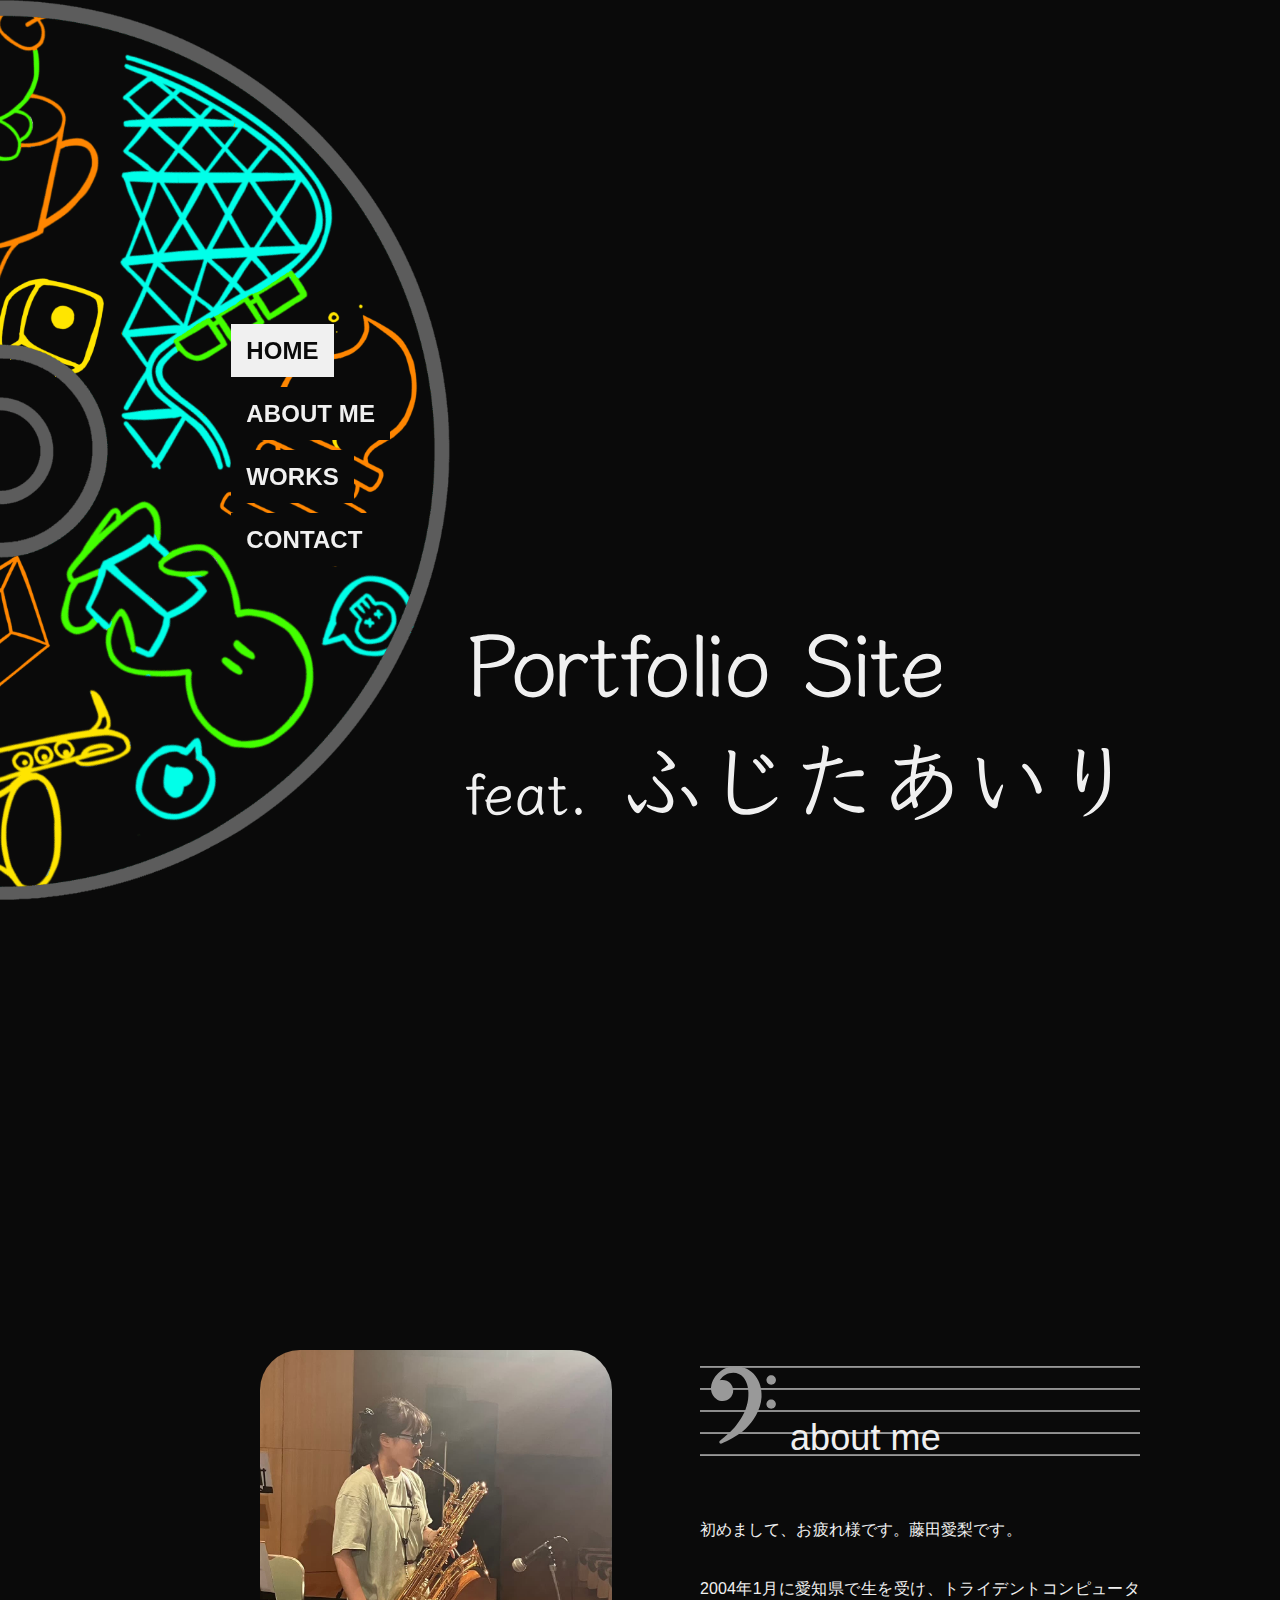
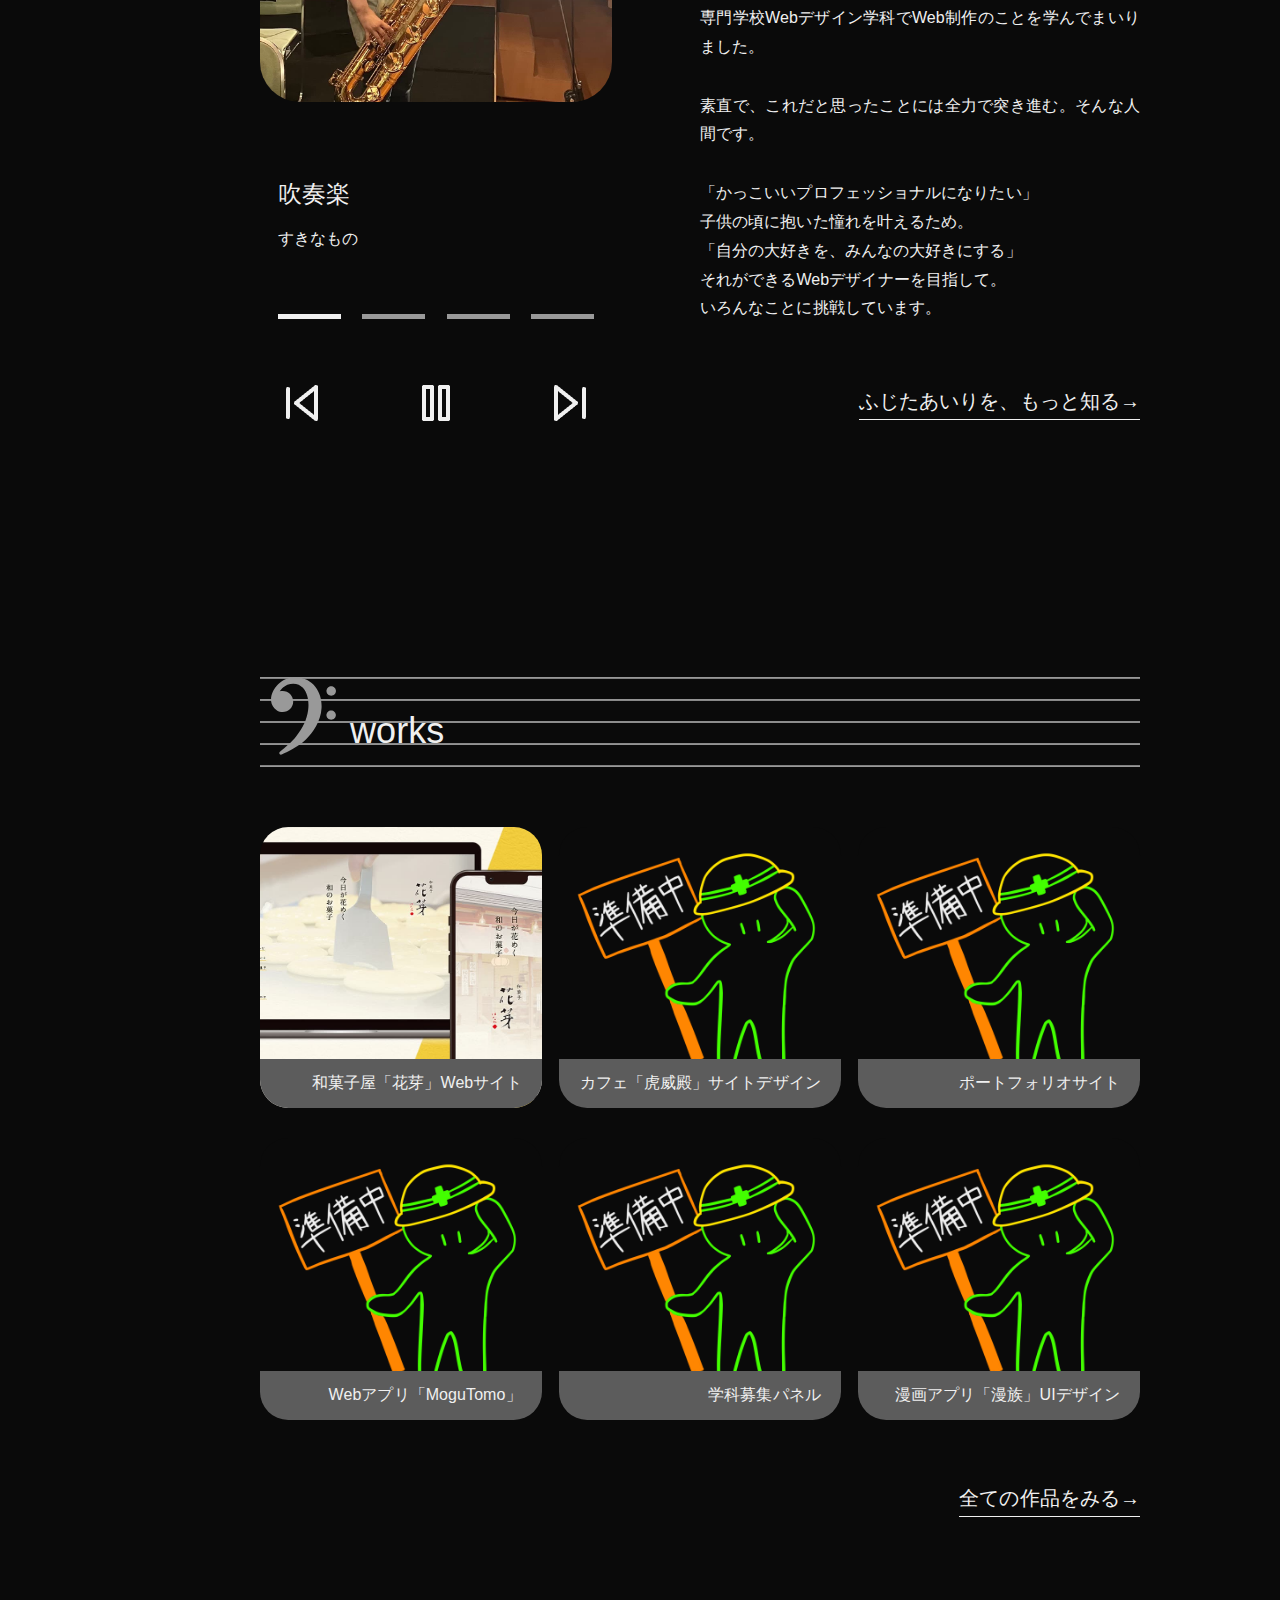
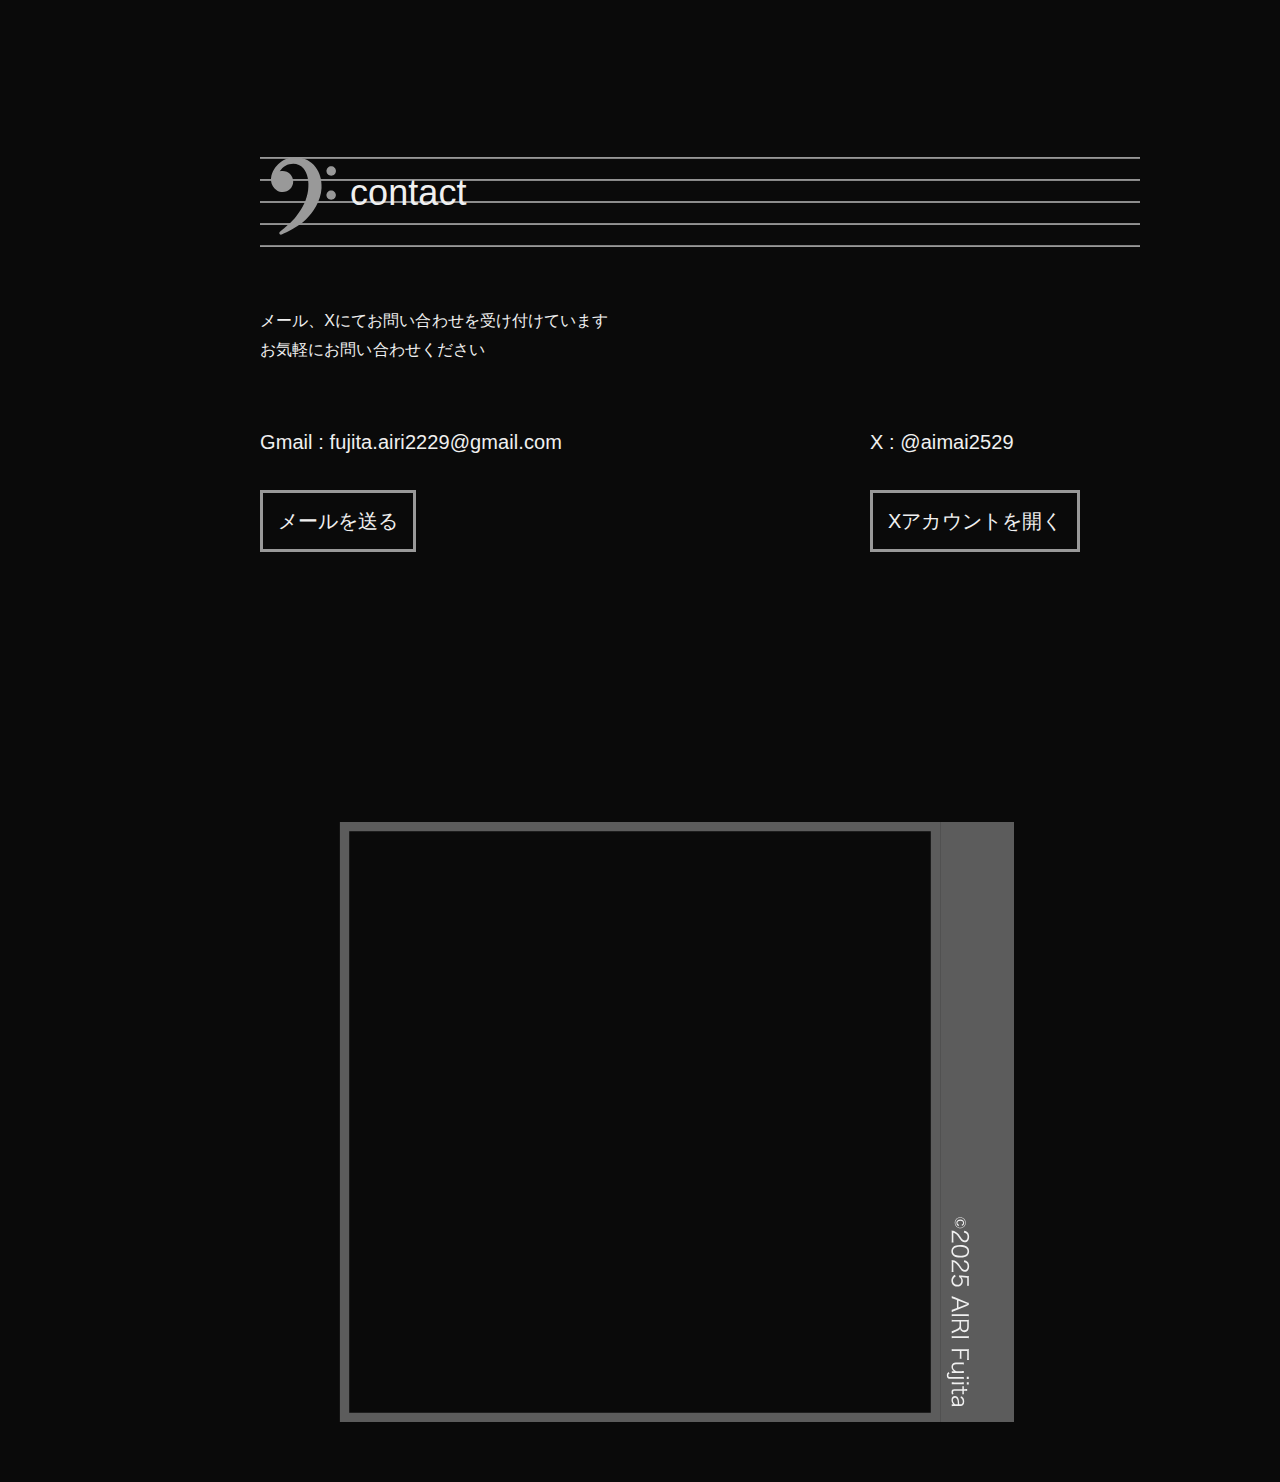
<file: index.html>
<!DOCTYPE html>
<html lang="ja">

<head>
    <meta charset="UTF-8">
    <meta name="viewport" content="width=device-width, initial-scale=1.0">
    <title>Portfolio feat.AIRI FUJITA</title>
    <link rel="icon" href="favicon.ico">
    <!-- ファビコン -->
    <link rel="stylesheet" href="./css/style.min.css">
    <script src="./JavaScript/js-header.js" defer></script>
    <script src="./JavaScript/js-slide.js" defer></script>
</head>

<body>
    <header class="l-header js-header is-active">
        <div class="l-header__inner">
            <button class="l-header__btn js-btn">
                <img src="./images/output.svg" alt="">
            </button>
            <ul class="l-header__menu">
                <a href="index.html">
                    <li class="l-header__link u-c-bla">HOME</li>
                </a>
                <a href="about.html">
                    <li class="l-header__link l-header__link--about">ABOUT ME</li>
                </a>
                <a href="work_list.html">
                    <li class="l-header__link l-header__link--work">WORKS</li>
                </a>
                <a href="#contact">
                    <li class="l-header__link l-header__link--contact">CONTACT</li>
                </a>
            </ul>
            <img src="./images/CD_color.PNG" alt="" class="l-header__bg">
        </div>
    </header>

    <main class="l-main">
        <section class="p-top-firstview">
            <img src="./images/logo_1.svg" alt="PortfolioSite feat.AIRI FUJITA" class="p-top-firstview__logo">
        </section>

        <section class="p-top-about">
            <div class="p-top-about__favorite p-player">
                <img src="./images/baritone.JPG" alt="バリトンサックスでソロを吹く藤田愛梨" class="p-player__img js-img">
                <div class="p-player__text">
                    <p class="p-player__title js-title">
                        吹奏楽
                    </p>
                    <p class="p-player__tag">
                        すきなもの
                    </p>
                    <div class="p-player__bar">
                        <span class="p-player__sec js-bar is-active"></span>
                        <span class="p-player__sec js-bar"></span>
                        <span class="p-player__sec js-bar"></span>
                        <span class="p-player__sec js-bar"></span>
                    </div>
                    <div class="p-player__operation">
                        <button class="p-player__button js-prevBtn">
                            <img src="./images/SkipBack.png" alt="前に戻る">
                        </button>
                        <button class="p-player__button js-stopBtn">
                            <img class="js-stopImg" src="./images/Pause.png" alt="一時停止">
                        </button>
                        <button class="p-player__button js-nextBtn">
                            <img src="./images/SkipForward.png" alt="次に進む">
                        </button>
                    </div>
                </div>
            </div>
            <div class="p-top-about__intro">
                <h2 class="p-top-about__title c-title">about me</h2>
                <div class="p-top-about__text">
                    <p>初めまして、お疲れ様です。藤田愛梨です。</p>
                    <p>2004年1月に愛知県で生を受け、トライデントコンピュータ専門学校Webデザイン学科でWeb制作のことを学んでまいりました。</p>
                    <p>素直で、これだと思ったことには全力で突き進む。そんな人間です。</p>
                    <p>
                        「かっこいいプロフェッショナルになりたい」<br>
                        子供の頃に抱いた憧れを叶えるため。<br>
                        「自分の大好きを、みんなの大好きにする」<br>
                        それができるWebデザイナーを目指して。<br>
                        いろんなことに挑戦しています。
                    </p>
                </div>
                <a href="./about.html" class="p-top-about__link">ふじたあいりを、もっと知る&rarr;</a>
            </div>
        </section>

        <section class="p-top-works">
            <h2 class="p-top-works__title c-title">works</h2>
            <div class="p-top-works__list">
                <a href="./haname.html">
                    <div class="p-top-works__item">
                        <img src="./images/images-001.jpg" alt="" class="p-top-works__img">
                        <h3 class="p-top-works__text">和菓子屋「花芽」Webサイト</h3>
                    </div>
                </a>
                <a href="./prepar.html">
                    <div class="p-top-works__item">
                        <img src="./images/prepar.PNG" alt="" class="p-top-works__img">
                        <h3 class="p-top-works__text">カフェ「虎威殿」サイトデザイン</h3>
                    </div>
                </a>
                <a href="./prepar.html">
                    <div class="p-top-works__item">
                        <img src="./images/prepar.PNG" alt="" class="p-top-works__img">
                        <h3 class="p-top-works__text">ポートフォリオサイト</h3>
                    </div>
                </a>
                <a href="./prepar.html">
                    <div class="p-top-works__item">
                        <img src="./images/prepar.PNG" alt="" class="p-top-works__img">
                        <h3 class="p-top-works__text">Webアプリ「MoguTomo」</h3>
                    </div>
                </a>
                <a href="./prepar.html">
                    <div class="p-top-works__item">
                        <img src="./images/prepar.PNG" alt="" class="p-top-works__img">
                        <h3 class="p-top-works__text">学科募集パネル</h3>
                    </div>
                </a>
                <a href="./prepar.html">
                    <div class="p-top-works__item">
                        <img src="./images/prepar.PNG" alt="" class="p-top-works__img">
                        <h3 class="p-top-works__text">漫画アプリ「漫族」UIデザイン</h3>
                    </div>
                </a>
            </div>
            <a href="./work_list.html" class="p-top-works__link">全ての作品をみる&rarr;</a>
        </section>

        <section class="p-top-contact" id="contact">
            <h2 class="p-top-contact__title c-title">contact</h2>
            <p class="p-top-contact__text">メール、Xにてお問い合わせを受け付けています<br>
                お気軽にお問い合わせください</p>
            <div class="p-top-contact__address">
                <div class="p-top-contact__email">
                    <h3>
                        Gmail &#0058; fujita.airi2229@gmail.com
                    </h3>
                    <a href="mailto:fujita.airi2229@gmail.com">
                        メールを送る
                    </a>
                </div>
                <div class="p-top-contact__email">
                    <h3 class="p-contact-link__title">
                        X &#0058; @aimai2529
                    </h3>
                    <a href="https://x.com/aimai2529" target="_blank">
                        Xアカウントを開く
                    </a>
                </div>
            </div>
        </section>
    </main>

    <footer class="l-footer">
        <img src="./images/CDcase.svg" alt="" class="l-footer__bg">
    </footer>
</body>

</html>
</file>
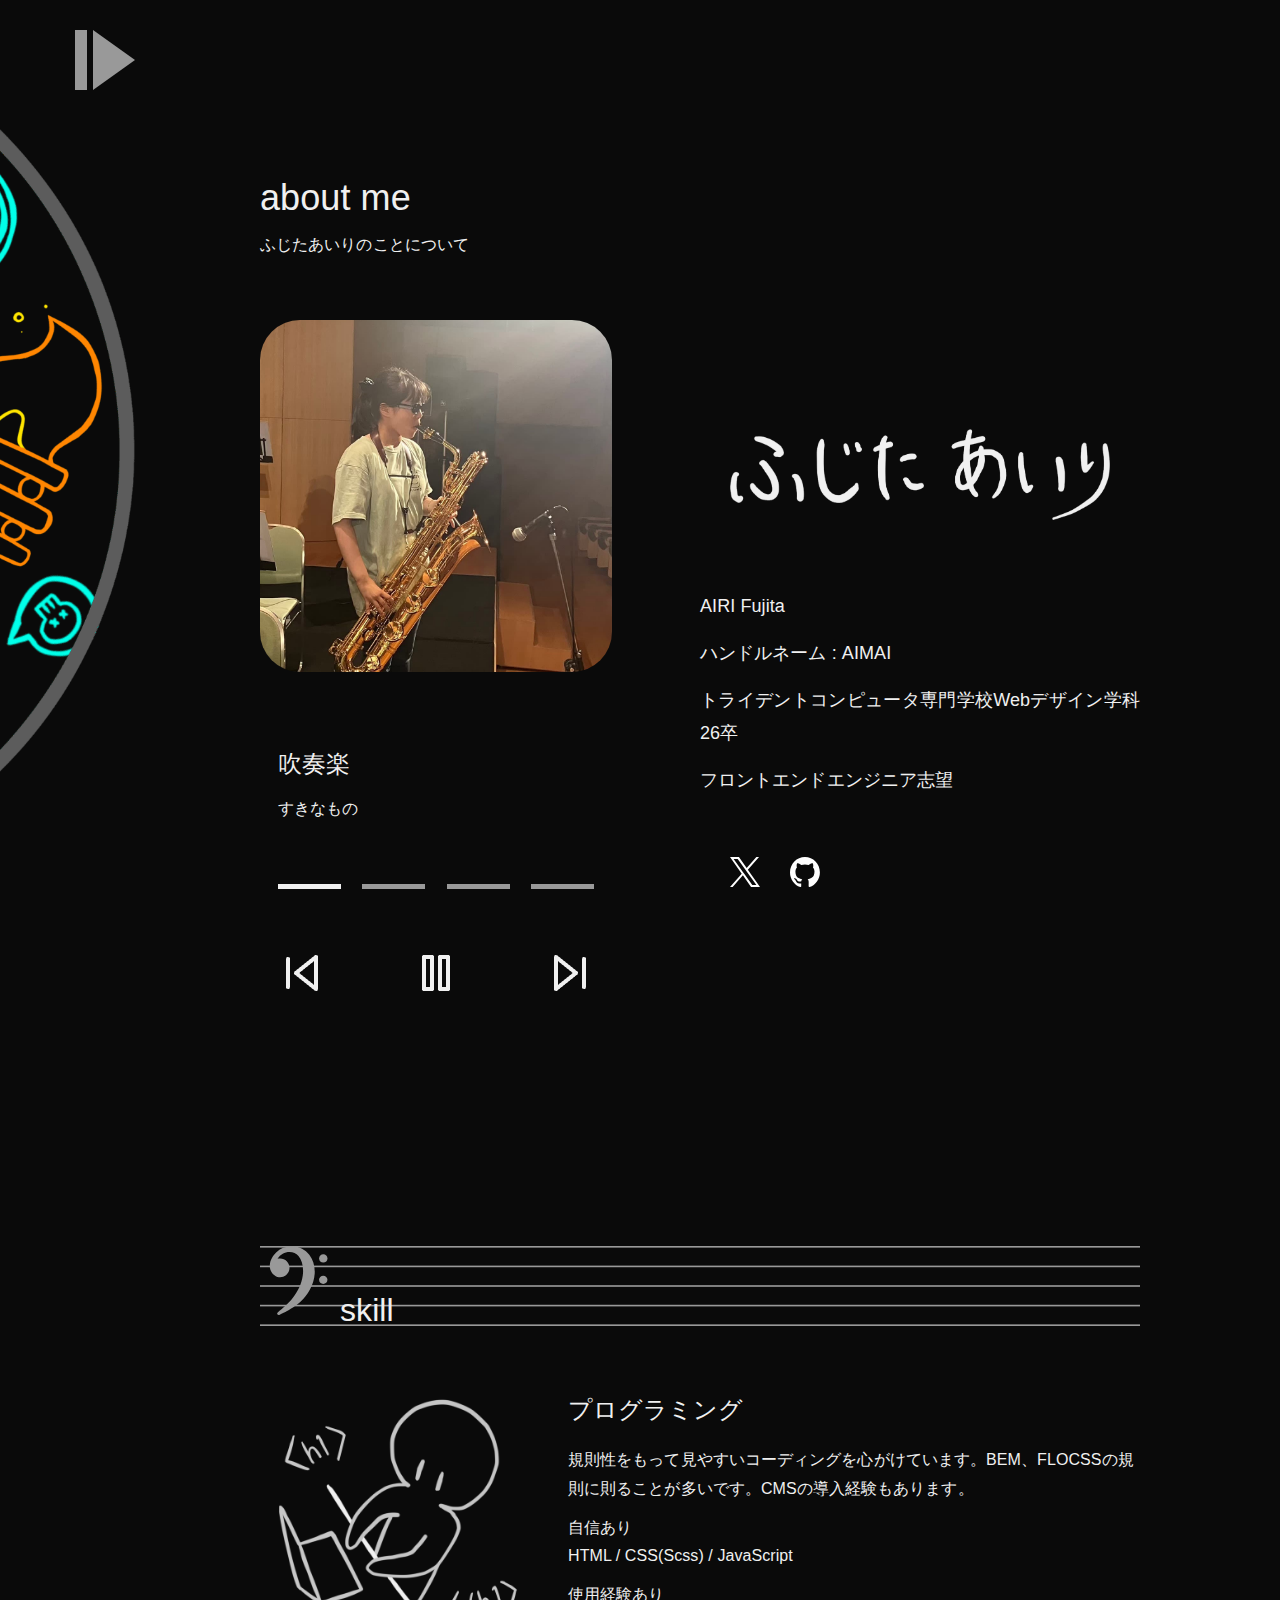
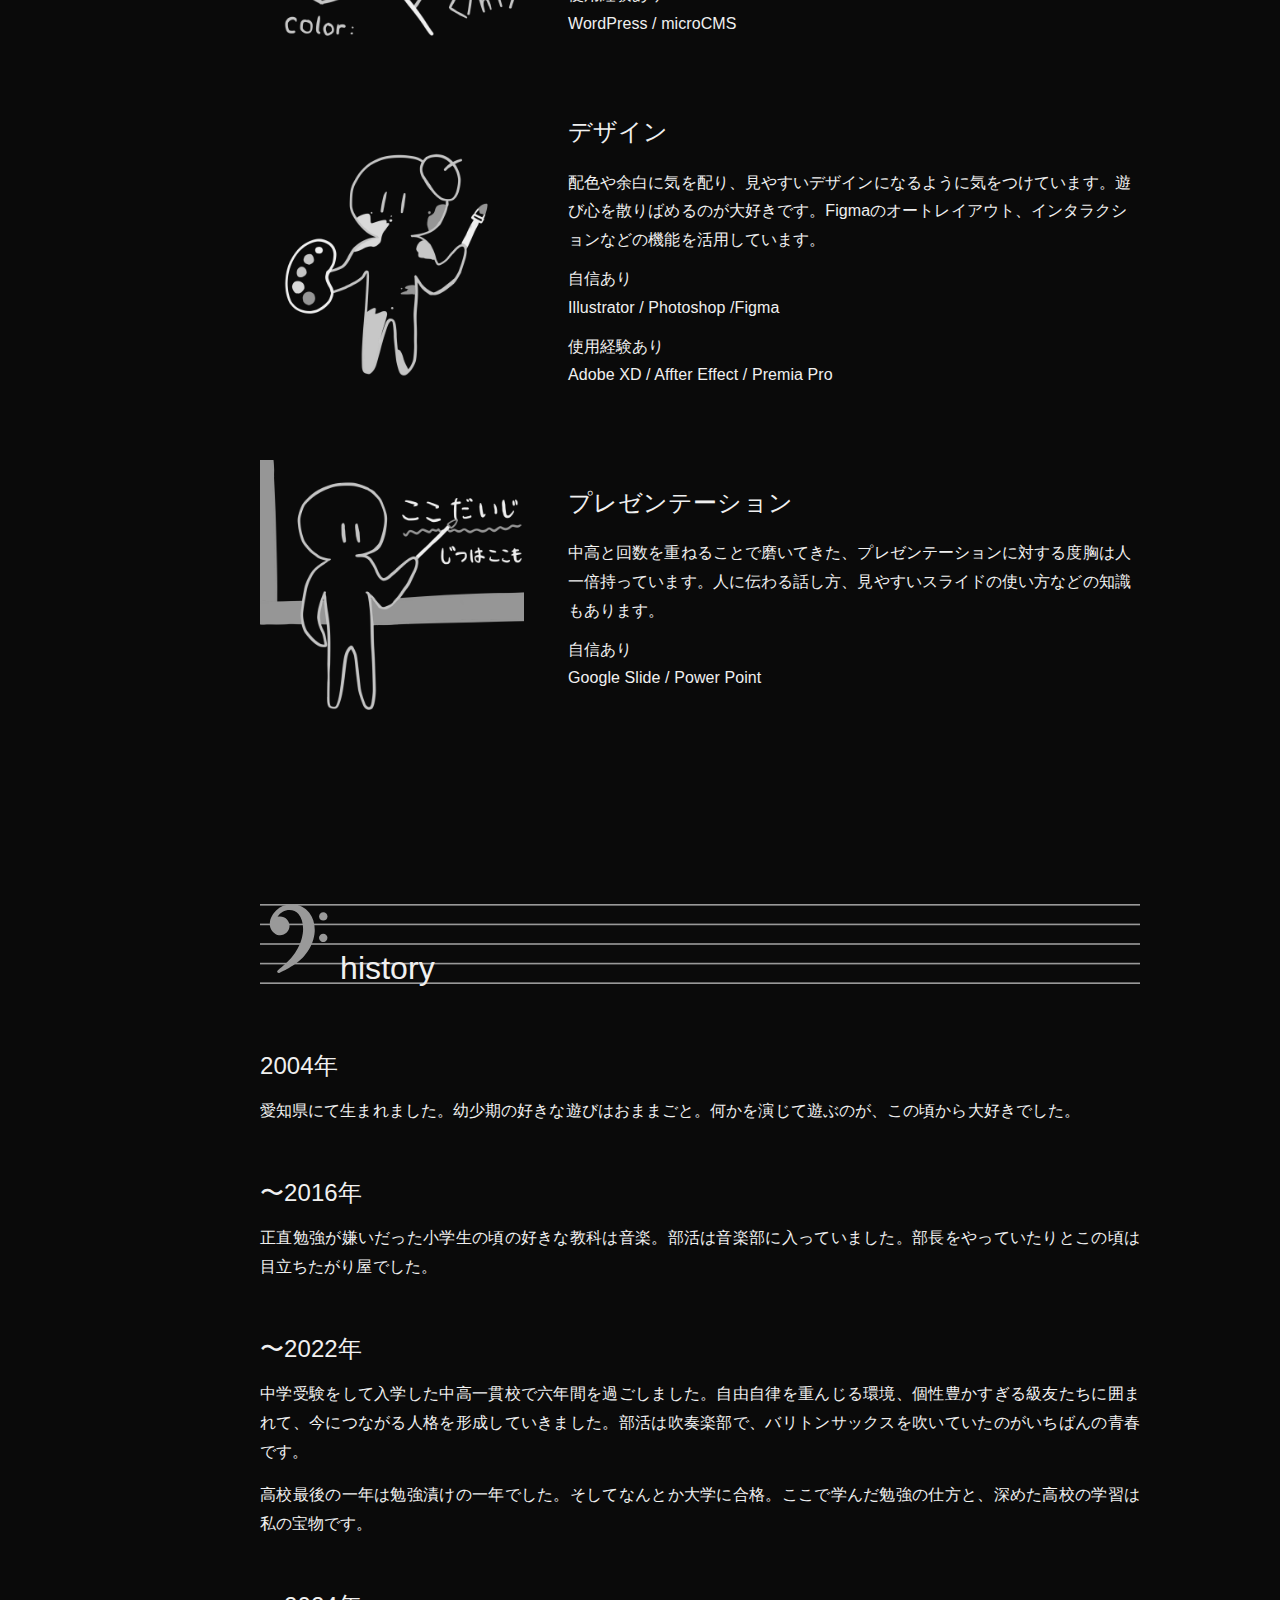
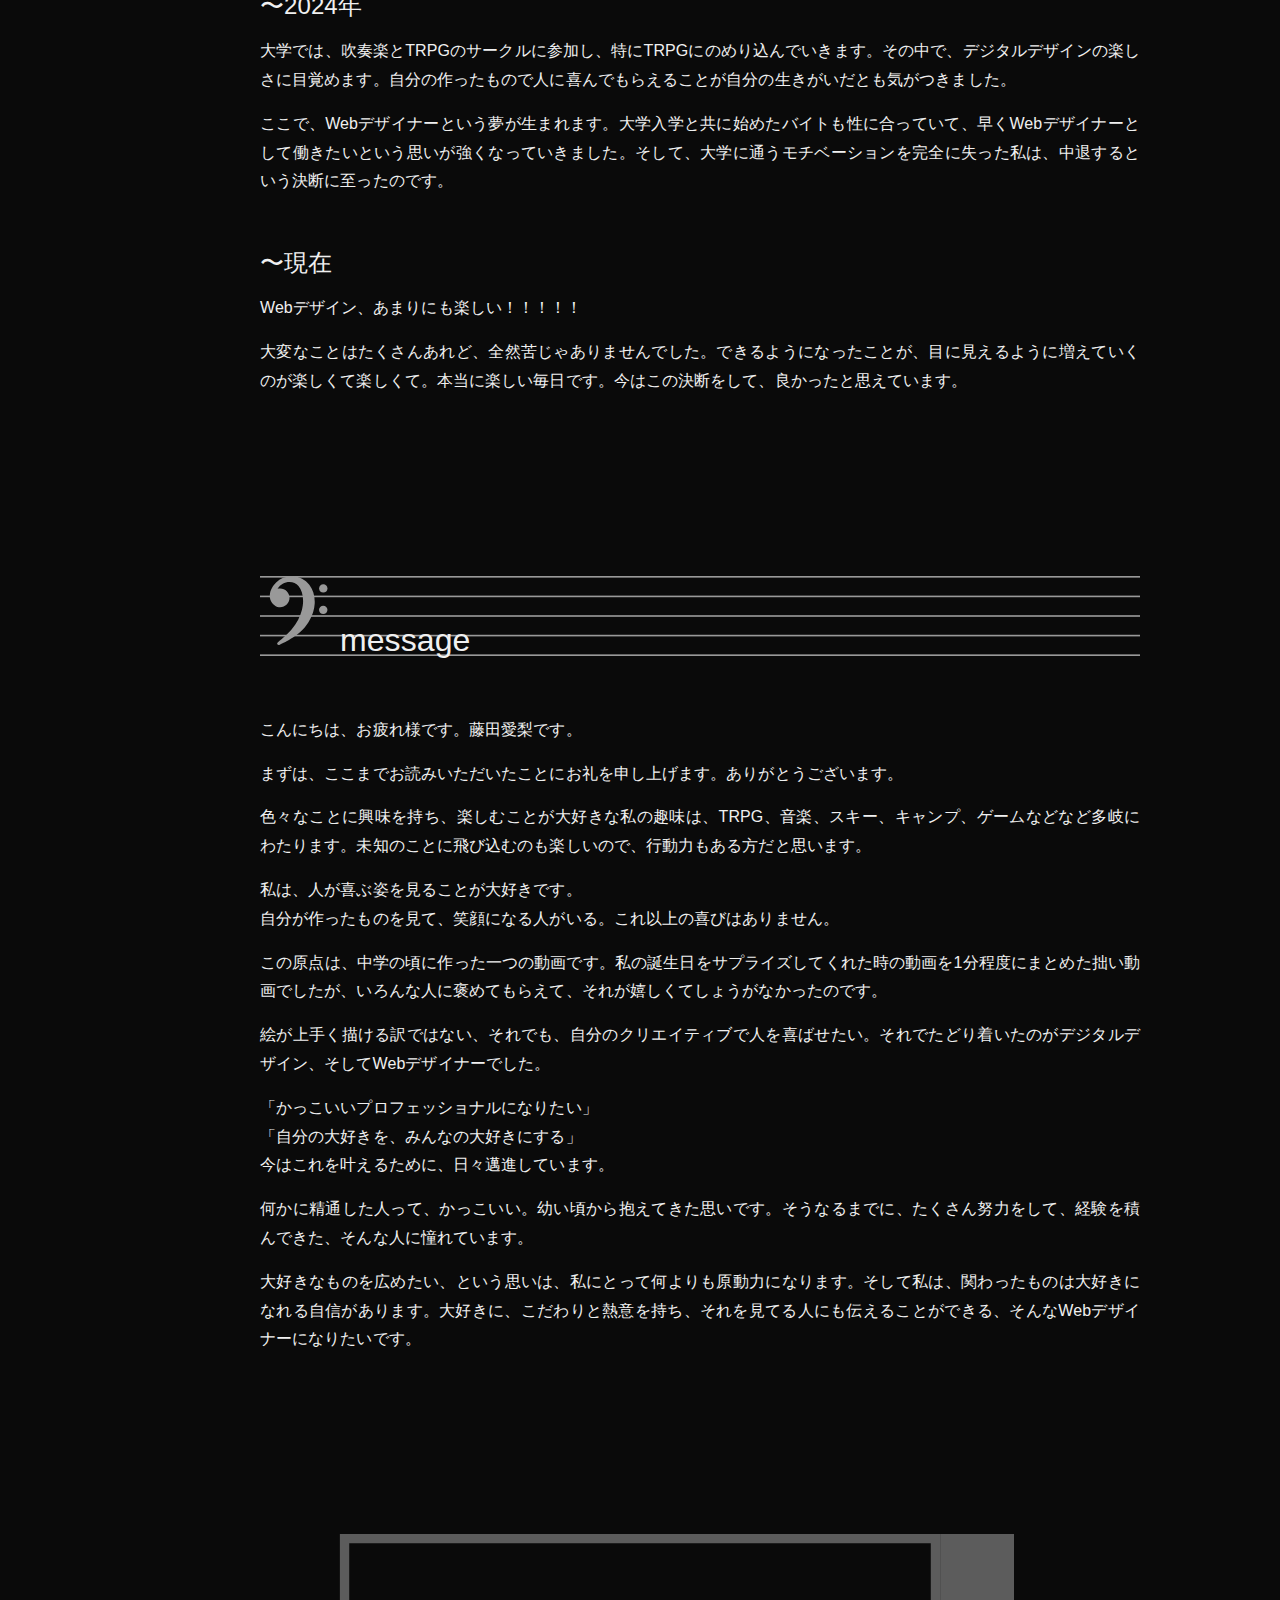
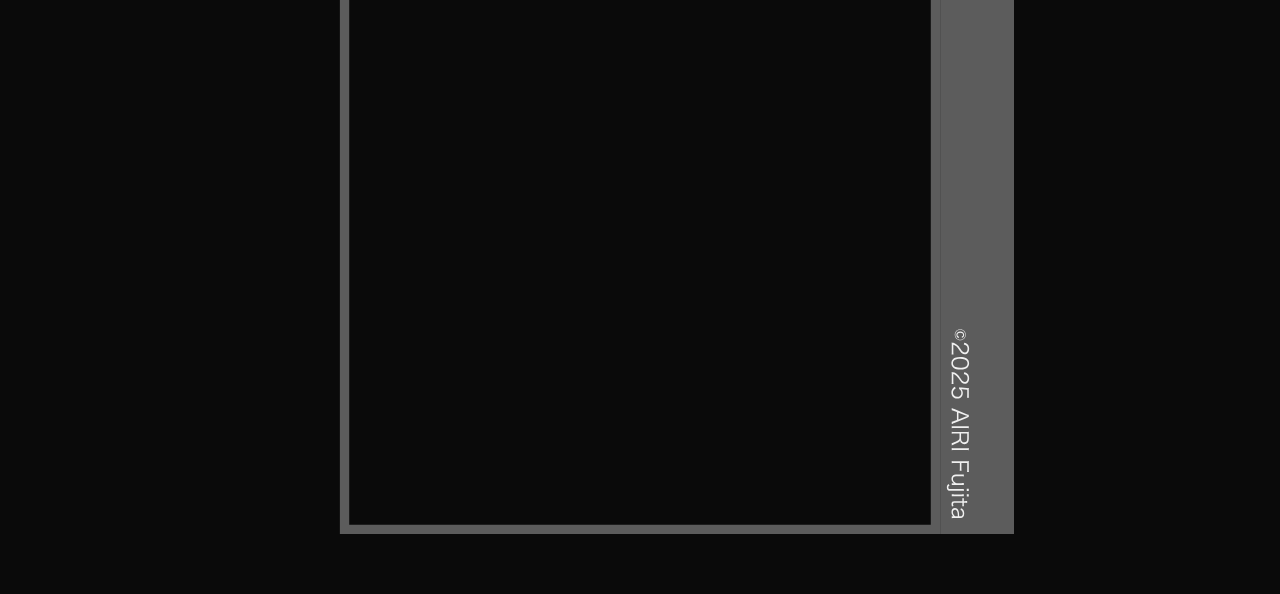
<file: about.html>
<!DOCTYPE html>
<html lang="ja">

<head>
    <meta charset="UTF-8">
    <meta name="viewport" content="width=device-width, initial-scale=1.0">
    <title>Portfolio feat.AIRI FUJITA</title>
    <link rel="icon" href="favicon.ico">
    <!-- ファビコン -->
    <link rel="stylesheet" href="./css/style.min.css">
    <script src="./JavaScript/js-header.js" defer></script>
    <script src="./JavaScript/js-slide.js" defer></script>
</head>

<body>
    <header class="l-header js-header">
        <div class="l-header__inner">
            <button class="l-header__btn js-btn is-close">
                <img src="./images/output.svg" alt="">
            </button>
            <ul class="l-header__menu">
                <a href="index.html">
                    <li class="l-header__link l-header__link--home">HOME</li>
                </a>
                <a href="about.html">
                    <li class="l-header__link u-c-bla">ABOUT ME</li>
                </a>
                <a href="work_list.html">
                    <li class="l-header__link l-header__link--work">WORKS</li>
                </a>
                <a href="index.html#contact">
                    <li class="l-header__link l-header__link--contact">CONTACT</li>
                </a>
            </ul>
            <img src="./images/CD_color.PNG" alt="" class="l-header__bg">
        </div>
    </header>

    <main class="l-main">
        <section class="p-about-head">
            <h1 class="p-about-head__title">
                about me
            </h1>
            <p class="p-about-head__sub">
                ふじたあいりのことについて
            </p>
        </section>

        <section class="p-about-base">
            <div class="p-about-base__favorite p-player">
                <img src="./images/baritone.JPG" alt="バリトンサックスでソロを吹く藤田愛梨" class="p-player__img js-img">
                <div class="p-player__text">
                    <p class="p-player__title js-title">
                        吹奏楽
                    </p>
                    <p class="p-player__tag">
                        すきなもの
                    </p>
                    <div class="p-player__bar">
                        <span class="p-player__sec js-bar is-active"></span>
                        <span class="p-player__sec js-bar"></span>
                        <span class="p-player__sec js-bar"></span>
                        <span class="p-player__sec js-bar"></span>
                    </div>
                    <div class="p-player__operation">
                        <button class="p-player__button js-prevBtn">
                            <img src="./images/SkipBack.png" alt="前に戻る">
                        </button>
                        <button class="p-player__button js-stopBtn">
                            <img class="js-stopImg" src="./images/Pause.png" alt="一時停止">
                        </button>
                        <button class="p-player__button js-nextBtn">
                            <img src="./images/SkipForward.png" alt="次に進む">
                        </button>
                    </div>
                </div>
            </div>
            <div class="p-about-base__content">
                <h2 class="p-about-base__title">
                    <img src="./images/sign.PNG" alt="ふじたあいり">
                </h2>
                <p class="p-about-base__text">AIRI Fujita</p>
                <p class="p-about-base__text">ハンドルネーム &#0058; AIMAI</p>
                <p class="p-about-base__text">
                    トライデントコンピュータ専門学校Webデザイン学科 26卒
                </p>
                <p class="p-about-base__text">
                    フロントエンドエンジニア志望
                </p>
                <div class="p-about-base__sns">
                    <a href="https://x.com/aimai2529" target="_blank">
                        <img src="./images/X_logo.svg" alt="X">
                    </a>
                    <a href="https://github.com/aimai2529" target="_blank">
                        <img src="./images/github-mark-white.svg" alt="GitHub">
                    </a>
                </div>
            </div>
        </section>

        <section class="p-about-skill">
            <h2 class="p-about-skill__title c-title">skill</h2>
            <div class="p-about-skill__block">
                <img src="./images/program.PNG" alt="" class="p-about-skill__img">
                <div class="p-about-skill__content">
                    <h3 class="p-about-skill__name">
                        プログラミング
                    </h3>
                    <p class="p-about-skill__text">
                        規則性をもって見やすいコーディングを心がけています。BEM、FLOCSSの規則に則ることが多いです。CMSの導入経験もあります。
                    </p>
                    <p class="p-about-skill__text">
                        自信あり
                        <br>HTML / CSS(Scss) / JavaScript
                    </p>
                    <p class="p-about-skill__text">
                        使用経験あり
                        <br>WordPress / microCMS
                    </p>
                </div>
            </div>
            <div class="p-about-skill__block">
                <img src="./images/design.PNG" alt="" class="p-about-skill__img">
                <div class="p-about-skill__content">
                    <h3 class="p-about-skill__name">
                        デザイン
                    </h3>
                    <p class="p-about-skill__text">
                        配色や余白に気を配り、見やすいデザインになるように気をつけています。遊び心を散りばめるのが大好きです。Figmaのオートレイアウト、インタラクションなどの機能を活用しています。
                    </p>
                    <p class="p-about-skill__text">
                        自信あり
                        <br>Illustrator / Photoshop /Figma
                    </p>
                    <p class="p-about-skill__text">
                        使用経験あり
                        <br>Adobe XD / Affter Effect / Premia Pro
                    </p>
                </div>
            </div>
            <div class="p-about-skill__block">
                <img src="./images/presentation.PNG" alt="" class="p-about-skill__img">
                <div class="p-about-skill__content">
                    <h3 class="p-about-skill__name">
                        プレゼンテーション
                    </h3>
                    <p class="p-about-skill__text">
                        中高と回数を重ねることで磨いてきた、プレゼンテーションに対する度胸は人一倍持っています。人に伝わる話し方、見やすいスライドの使い方などの知識もあります。
                    </p>
                    <p class="p-about-skill__text">
                        自信あり
                        <br>Google Slide / Power Point
                    </p>
                </div>
            </div>

        </section>

        <section class="p-about-history">
            <h2 class="p-about-history__title c-title">history</h2>
            <div class="p-about-history__block">
                <h3 class="p-about-history__time">
                    2004年
                </h3>
                <p class="p-about-history__text">
                    愛知県にて生まれました。幼少期の好きな遊びはおままごと。何かを演じて遊ぶのが、この頃から大好きでした。
                </p>
            </div>
            <div class="p-about-history__block">
                <h3 class="p-about-history__time">
                    〜2016年
                </h3>
                <p class="p-about-history__text">
                    正直勉強が嫌いだった小学生の頃の好きな教科は音楽。部活は音楽部に入っていました。部長をやっていたりとこの頃は目立ちたがり屋でした。
                </p>
            </div>
            <div class="p-about-history__block">
                <h3 class="p-about-history__time">
                    〜2022年
                </h3>
                <p class="p-about-history__text">
                    中学受験をして入学した中高一貫校で六年間を過ごしました。自由自律を重んじる環境、個性豊かすぎる級友たちに囲まれて、今につながる人格を形成していきました。部活は吹奏楽部で、バリトンサックスを吹いていたのがいちばんの青春です。
                </p>
                <p class="p-about-history__text">
                    高校最後の一年は勉強漬けの一年でした。そしてなんとか大学に合格。ここで学んだ勉強の仕方と、深めた高校の学習は私の宝物です。
                </p>
            </div>
            <div class="p-about-history__block">
                <h3 class="p-about-history__time">
                    〜2024年
                </h3>
                <p class="p-about-history__text">
                    大学では、吹奏楽とTRPGのサークルに参加し、特にTRPGにのめり込んでいきます。その中で、デジタルデザインの楽しさに目覚めます。自分の作ったもので人に喜んでもらえることが自分の生きがいだとも気がつきました。
                </p>
                <p class="p-about-history__text">
                    ここで、Webデザイナーという夢が生まれます。大学入学と共に始めたバイトも性に合っていて、早くWebデザイナーとして働きたいという思いが強くなっていきました。そして、大学に通うモチベーションを完全に失った私は、中退するという決断に至ったのです。
                </p>
            </div>
            <div class="p-about-history__block">
                <h3 class="p-about-history__time">
                    〜現在
                </h3>
                <p class="p-about-history__text">
                    Webデザイン、あまりにも楽しい！！！！！
                </p>
                <p class="p-about-history__text">
                    大変なことはたくさんあれど、全然苦じゃありませんでした。できるようになったことが、目に見えるように増えていくのが楽しくて楽しくて。本当に楽しい毎日です。今はこの決断をして、良かったと思えています。
                </p>
            </div>
        </section>

        <section class="p-about-message">
            <h2 class="p-about-message__title c-title">message</h2>
            <p class="p-about-message__text">
                こんにちは、お疲れ様です。藤田愛梨です。
            </p>
            <p class="p-about-message__text">
                まずは、ここまでお読みいただいたことにお礼を申し上げます。ありがとうございます。
            </p>
            <p class="p-about-message__text">
                色々なことに興味を持ち、楽しむことが大好きな私の趣味は、TRPG、音楽、スキー、キャンプ、ゲームなどなど多岐にわたります。未知のことに飛び込むのも楽しいので、行動力もある方だと思います。
            </p>
            <p class="p-about-message__text">
                私は、人が喜ぶ姿を見ることが大好きです。
                <br>自分が作ったものを見て、笑顔になる人がいる。これ以上の喜びはありません。
            </p>
            <p class="p-about-message__text">
                この原点は、中学の頃に作った一つの動画です。私の誕生日をサプライズしてくれた時の動画を1分程度にまとめた拙い動画でしたが、いろんな人に褒めてもらえて、それが嬉しくてしょうがなかったのです。
            </p>
            <p class="p-about-message__text">
                絵が上手く描ける訳ではない、それでも、自分のクリエイティブで人を喜ばせたい。それでたどり着いたのがデジタルデザイン、そしてWebデザイナーでした。
            </p>
            <p class="p-about-message__text">
                「かっこいいプロフェッショナルになりたい」
                <br>「自分の大好きを、みんなの大好きにする」
                <br>今はこれを叶えるために、日々邁進しています。
            </p>
            <p class="p-about-message__text">
                何かに精通した人って、かっこいい。幼い頃から抱えてきた思いです。そうなるまでに、たくさん努力をして、経験を積んできた、そんな人に憧れています。
            </p>
            <p class="p-about-message__text">
                大好きなものを広めたい、という思いは、私にとって何よりも原動力になります。そして私は、関わったものは大好きになれる自信があります。大好きに、こだわりと熱意を持ち、それを見てる人にも伝えることができる、そんなWebデザイナーになりたいです。
            </p>
        </section>

        <footer class="l-footer">
            <img src="./images/CDcase.svg" alt="" class="l-footer__bg">
        </footer>
    </main>
</body>

</html>
</file>
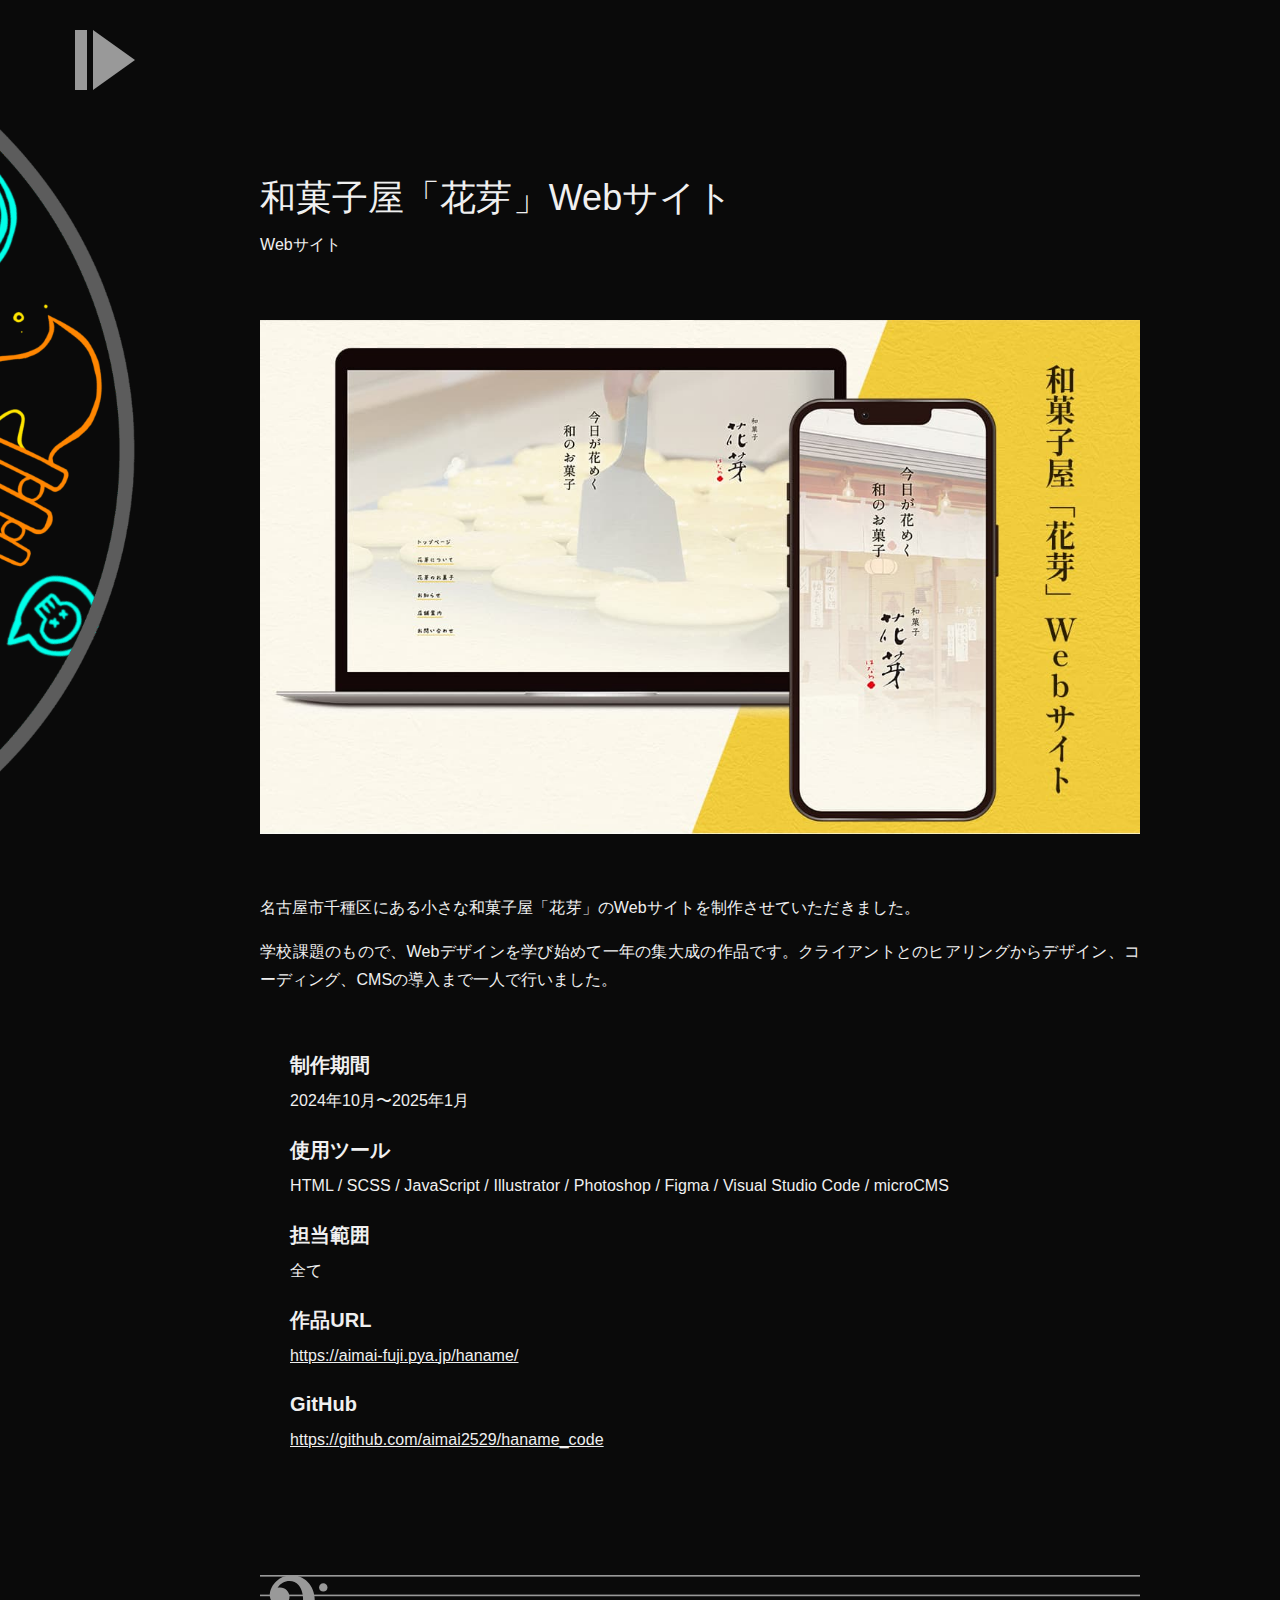
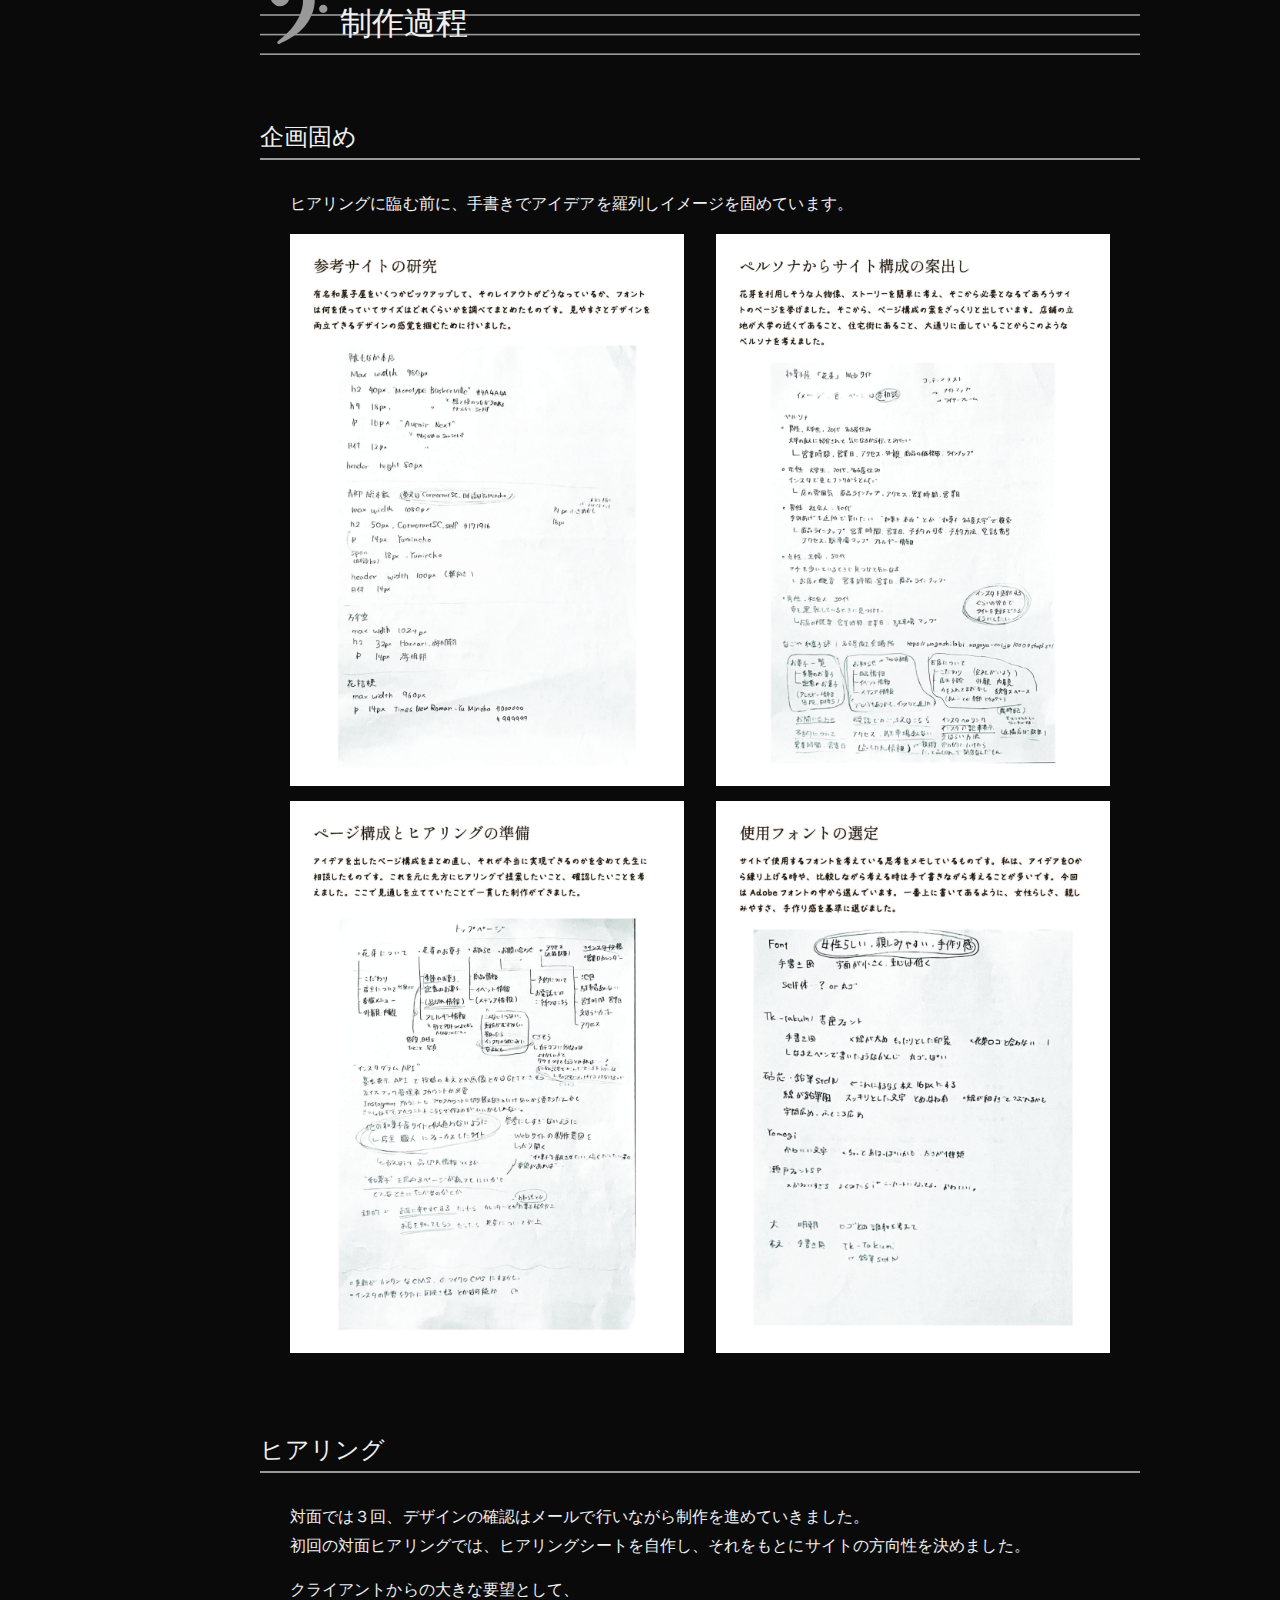
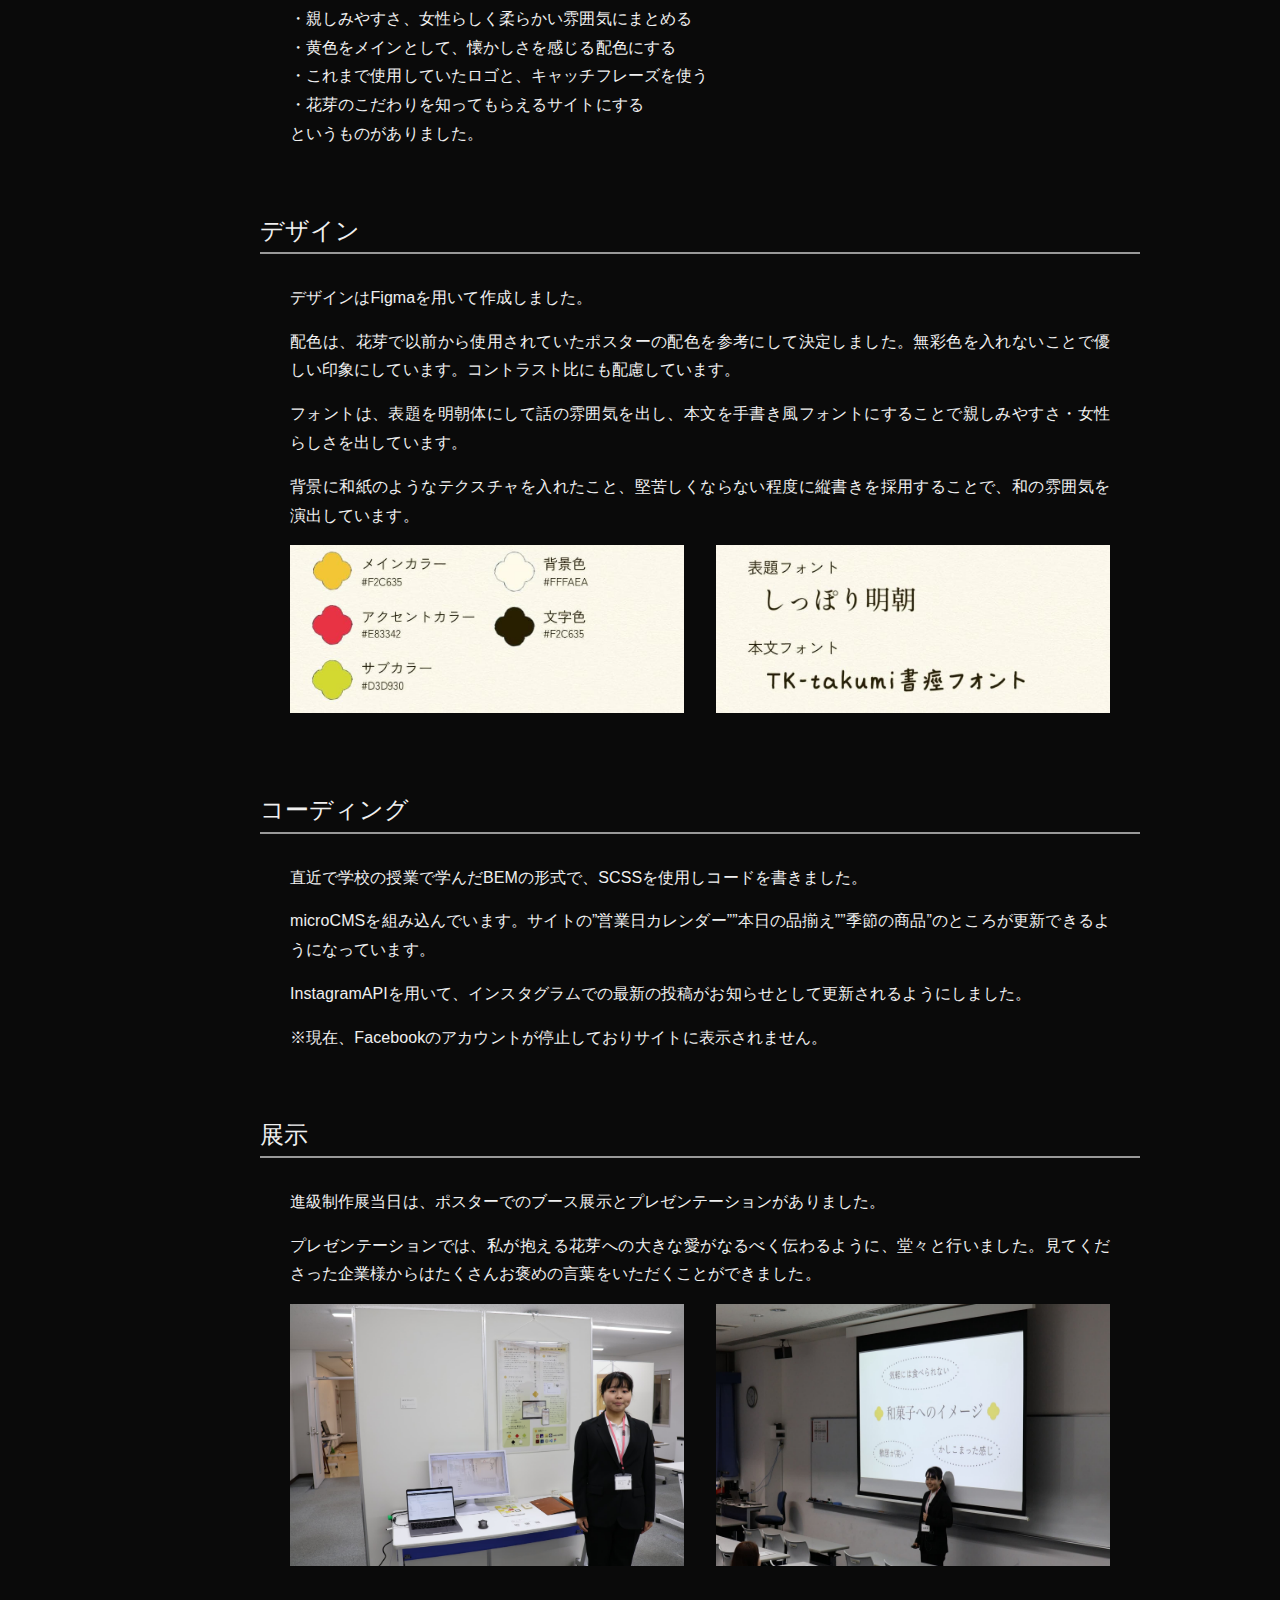
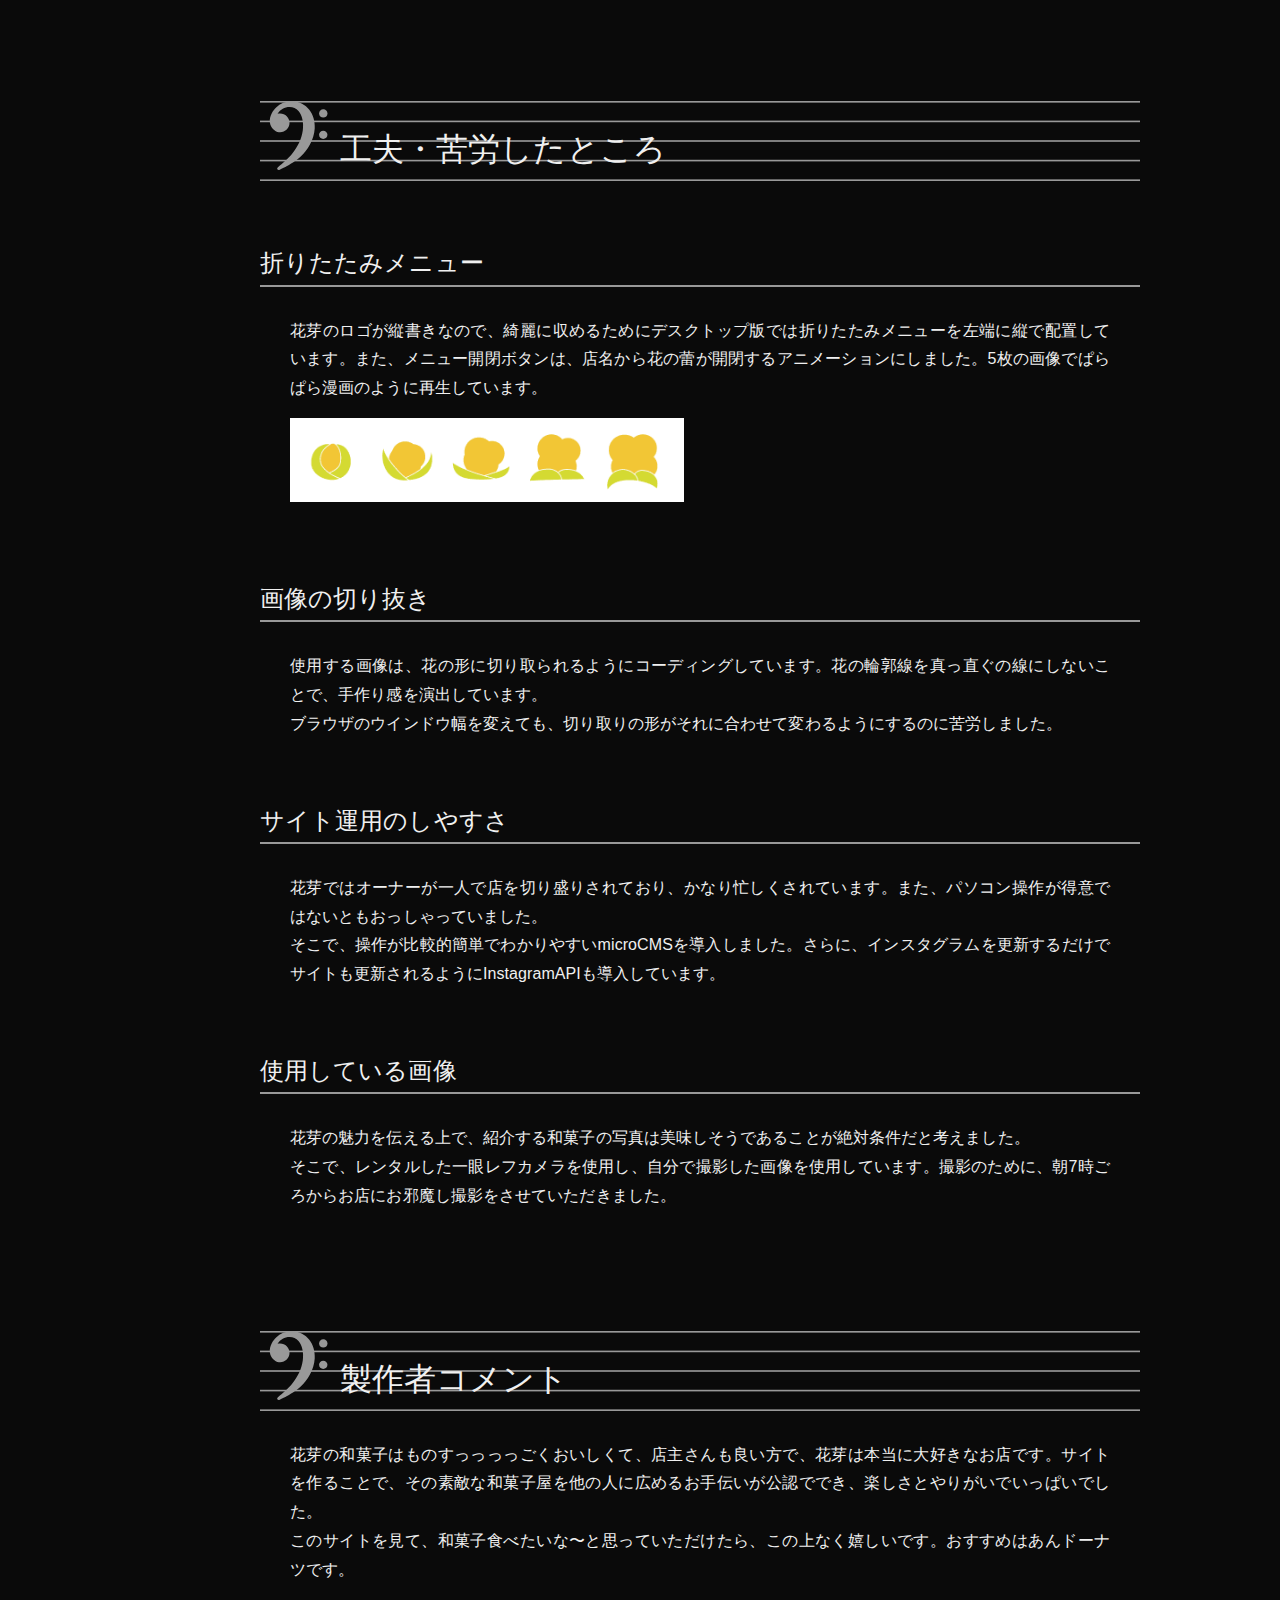
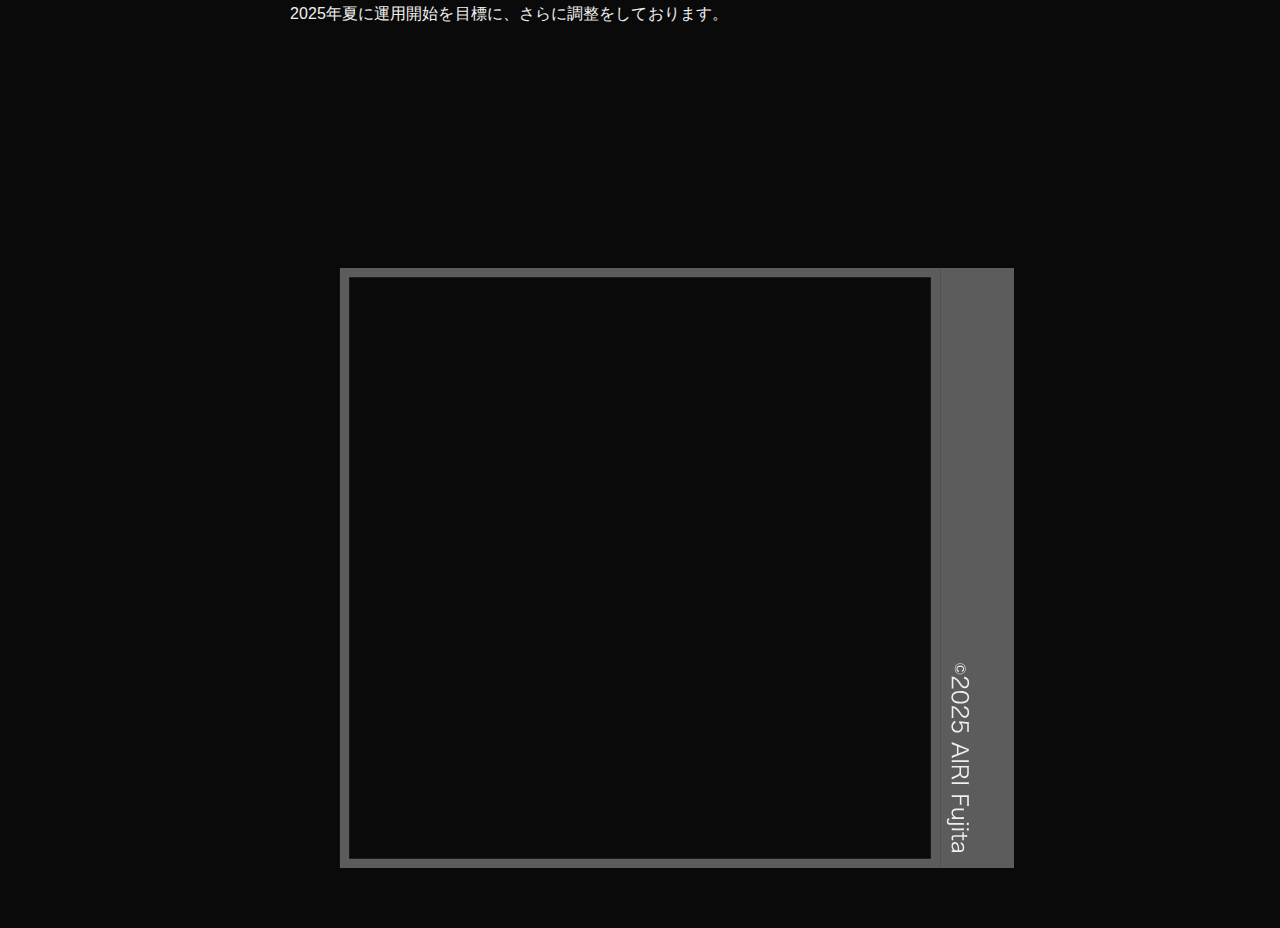
<file: haname.html>
<!DOCTYPE html>
<html lang="ja">

<head>
    <meta charset="UTF-8">
    <meta name="viewport" content="width=device-width, initial-scale=1.0">
    <title>Portfolio feat.AIRI FUJITA</title>
    <link rel="icon" href="favicon.ico">
    <!-- ファビコン -->
    <link rel="stylesheet" href="./css/style.min.css">
    <script src="./JavaScript/js-header.js" defer></script>
</head>

<body>
    <header class="l-header js-header">
        <div class="l-header__inner">
            <button class="l-header__btn js-btn is-close">
                <img src="./images/output.svg" alt="">
            </button>
            <ul class="l-header__menu">
                <a href="index.html">
                    <li class="l-header__link l-header__link--home">HOME</li>
                </a>
                <a href="about.html">
                    <li class="l-header__link l-header__link--about">ABOUT ME</li>
                </a>
                <a href="work_list.html">
                    <li class="l-header__link l-header__link--work">WORKS</li>
                </a>
                <a href="index.html#contact">
                    <li class="l-header__link l-header__link--contact">CONTACT</li>
                </a>
            </ul>
            <img src="./images/CD_color.PNG" alt="" class="l-header__bg">
        </div>
    </header>

    <main class="l-main">
        <section class="p-work-head">
            <h1 class="p-work-head__title">
                和菓子屋「花芽」Webサイト
            </h1>
            <p class="p-work-head__tag">
                Webサイト
            </p>
            <img src="./images/images-001.jpg" alt="" class="p-work-head__img">
            <div class="p-work-head__about">
                <p>名古屋市千種区にある小さな和菓子屋「花芽」のWebサイトを制作させていただきました。
                </p>
                <p>学校課題のもので、Webデザインを学び始めて一年の集大成の作品です。クライアントとのヒアリングからデザイン、コーディング、CMSの導入まで一人で行いました。</p>
            </div>
        </section>

        <div class="p-work-base">
            <dl class="p-work-base__content">
                <dt class="p-work-base__title">制作期間</dt>
                <dd class="p-work-base__text">2024年10月〜2025年1月</dd>
                <dt class="p-work-base__title">使用ツール</dt>
                <dd class="p-work-base__text">HTML / SCSS / JavaScript / Illustrator / Photoshop / Figma / Visual Studio
                    Code
                    / microCMS
                </dd>
                <dt class="p-work-base__title">担当範囲</dt>
                <dd class="p-work-base__text">全て</dd>
                <dt class="p-work-base__title">作品URL</dt>
                <dd class="p-work-base__text">
                    <a href="https://aimai-fuji.pya.jp/haname/" target="_blank">https://aimai-fuji.pya.jp/haname/</a>
                </dd>
                <dt class="p-work-base__title">GitHub</dt>
                <dd class="p-work-base__text">
                    <a href="https://github.com/aimai2529/haname_code"
                        target="_blank">https://github.com/aimai2529/haname_code</a>
                </dd>
            </dl>
        </div>

        <section class="p-work-content">
            <h2 class="p-work-content__h2 c-title">
                制作過程
            </h2>
            <h3 class="p-work-content__h3">
                企画固め
            </h3>
            <p class="p-work-content__text">
                ヒアリングに臨む前に、手書きでアイデアを羅列しイメージを固めています。
            </p>
            <div class="p-work-content__img">
                <img src="./images/haname/oki1.jpg" alt="">
                <img src="./images/haname/oki3.jpg" alt="">
                <img src="./images/haname/oki2.jpg" alt="">
                <img src="./images/haname/oki4.jpg" alt="">
            </div>
            <h3 class="p-work-content__h3">
                ヒアリング
            </h3>
            <p class="p-work-content__text">
                対面では３回、デザインの確認はメールで行いながら制作を進めていきました。
                <br>初回の対面ヒアリングでは、ヒアリングシートを自作し、それをもとにサイトの方向性を決めました。
            </p>
            <p class="p-work-content__text">
                クライアントからの大きな要望として、
                <br>・親しみやすさ、女性らしく柔らかい雰囲気にまとめる
                <br>・黄色をメインとして、懐かしさを感じる配色にする
                <br>・これまで使用していたロゴと、キャッチフレーズを使う
                <br>・花芽のこだわりを知ってもらえるサイトにする
                <br>というものがありました。
            </p>
            <h3 class="p-work-content__h3">
                デザイン
            </h3>
            <p class="p-work-content__text">
                デザインはFigmaを用いて作成しました。
            </p>
            <p class="p-work-content__text">
                配色は、花芽で以前から使用されていたポスターの配色を参考にして決定しました。無彩色を入れないことで優しい印象にしています。コントラスト比にも配慮しています。
            </p>
            <p class="p-work-content__text">
                フォントは、表題を明朝体にして話の雰囲気を出し、本文を手書き風フォントにすることで親しみやすさ・女性らしさを出しています。
            </p>
            <p class="p-work-content__text">背景に和紙のようなテクスチャを入れたこと、堅苦しくならない程度に縦書きを採用することで、和の雰囲気を演出しています。</p>
            <div class="p-work-content__img">
                <img src="./images/haname/haname_color.jpg" alt="">
                <img src="./images/haname/haname_font.jpg" alt="">
            </div>
            <h3 class="p-work-content__h3">
                コーディング
            </h3>
            <p class="p-work-content__text">
                直近で学校の授業で学んだBEMの形式で、SCSSを使用しコードを書きました。
            </p>
            <p class="p-work-content__text">
                microCMSを組み込んでいます。サイトの”営業日カレンダー””本日の品揃え””季節の商品”のところが更新できるようになっています。
            </p>
            <p class="p-work-content__text">
                InstagramAPIを用いて、インスタグラムでの最新の投稿がお知らせとして更新されるようにしました。
            </p>
            <p class="p-work-content__text">
                ※現在、Facebookのアカウントが停止しておりサイトに表示されません。
            </p>
            <h3 class="p-work-content__h3">
                展示
            </h3>
            <p class="p-work-content__text">
                進級制作展当日は、ポスターでのブース展示とプレゼンテーションがありました。
            </p>
            <p class="p-work-content__text">
                プレゼンテーションでは、私が抱える花芽への大きな愛がなるべく伝わるように、堂々と行いました。見てくださった企業様からはたくさんお褒めの言葉をいただくことができました。
            </p>
            <div class="p-work-content__img">
                <img src="./images/haname/booth.JPG" alt="">
                <img src="./images/haname/presentation.JPG" alt="">
            </div>

            <h2 class="p-work-content__h2 c-title">
                工夫・苦労したところ
            </h2>
            <h3 class="p-work-content__h3">
                折りたたみメニュー
            </h3>
            <p class="p-work-content__text">
                花芽のロゴが縦書きなので、綺麗に収めるためにデスクトップ版では折りたたみメニューを左端に縦で配置しています。また、メニュー開閉ボタンは、店名から花の蕾が開閉するアニメーションにしました。5枚の画像でぱらぱら漫画のように再生しています。
            </p>
            <div class="p-work-content__img">
                <img src="./images/haname/menu_btn_images.png" alt="">
            </div>
            <h3 class="p-work-content__h3">
                画像の切り抜き
            </h3>
            <p class="p-work-content__text">
                使用する画像は、花の形に切り取られるようにコーディングしています。花の輪郭線を真っ直ぐの線にしないことで、手作り感を演出しています。
                <br>ブラウザのウインドウ幅を変えても、切り取りの形がそれに合わせて変わるようにするのに苦労しました。
            </p>
            <h3 class="p-work-content__h3">
                サイト運用のしやすさ
            </h3>
            <p class="p-work-content__text">
                花芽ではオーナーが一人で店を切り盛りされており、かなり忙しくされています。また、パソコン操作が得意ではないともおっしゃっていました。
                <br>そこで、操作が比較的簡単でわかりやすいmicroCMSを導入しました。さらに、インスタグラムを更新するだけでサイトも更新されるようにInstagramAPIも導入しています。
            </p>
            <h3 class="p-work-content__h3">
                使用している画像
            </h3>
            <p class="p-work-content__text">
                花芽の魅力を伝える上で、紹介する和菓子の写真は美味しそうであることが絶対条件だと考えました。
                <br>そこで、レンタルした一眼レフカメラを使用し、自分で撮影した画像を使用しています。撮影のために、朝7時ごろからお店にお邪魔し撮影をさせていただきました。
            </p>

            <h2 class="p-work-content__h2 c-title">
                製作者コメント
            </h2>
            <p class="p-work-content__text">
                花芽の和菓子はものすっっっっごくおいしくて、店主さんも良い方で、花芽は本当に大好きなお店です。サイトを作ることで、その素敵な和菓子屋を他の人に広めるお手伝いが公認ででき、楽しさとやりがいでいっぱいでした。
                <br>このサイトを見て、和菓子食べたいな〜と思っていただけたら、この上なく嬉しいです。おすすめはあんドーナツです。
            </p>
            <p class="p-work-content__text">2025年夏に運用開始を目標に、さらに調整をしております。</p>
        </section>
    </main>

    <footer class="l-footer">
        <img src="./images/CDcase.svg" alt="" class="l-footer__bg">
    </footer>
</body>

</html>
</file>
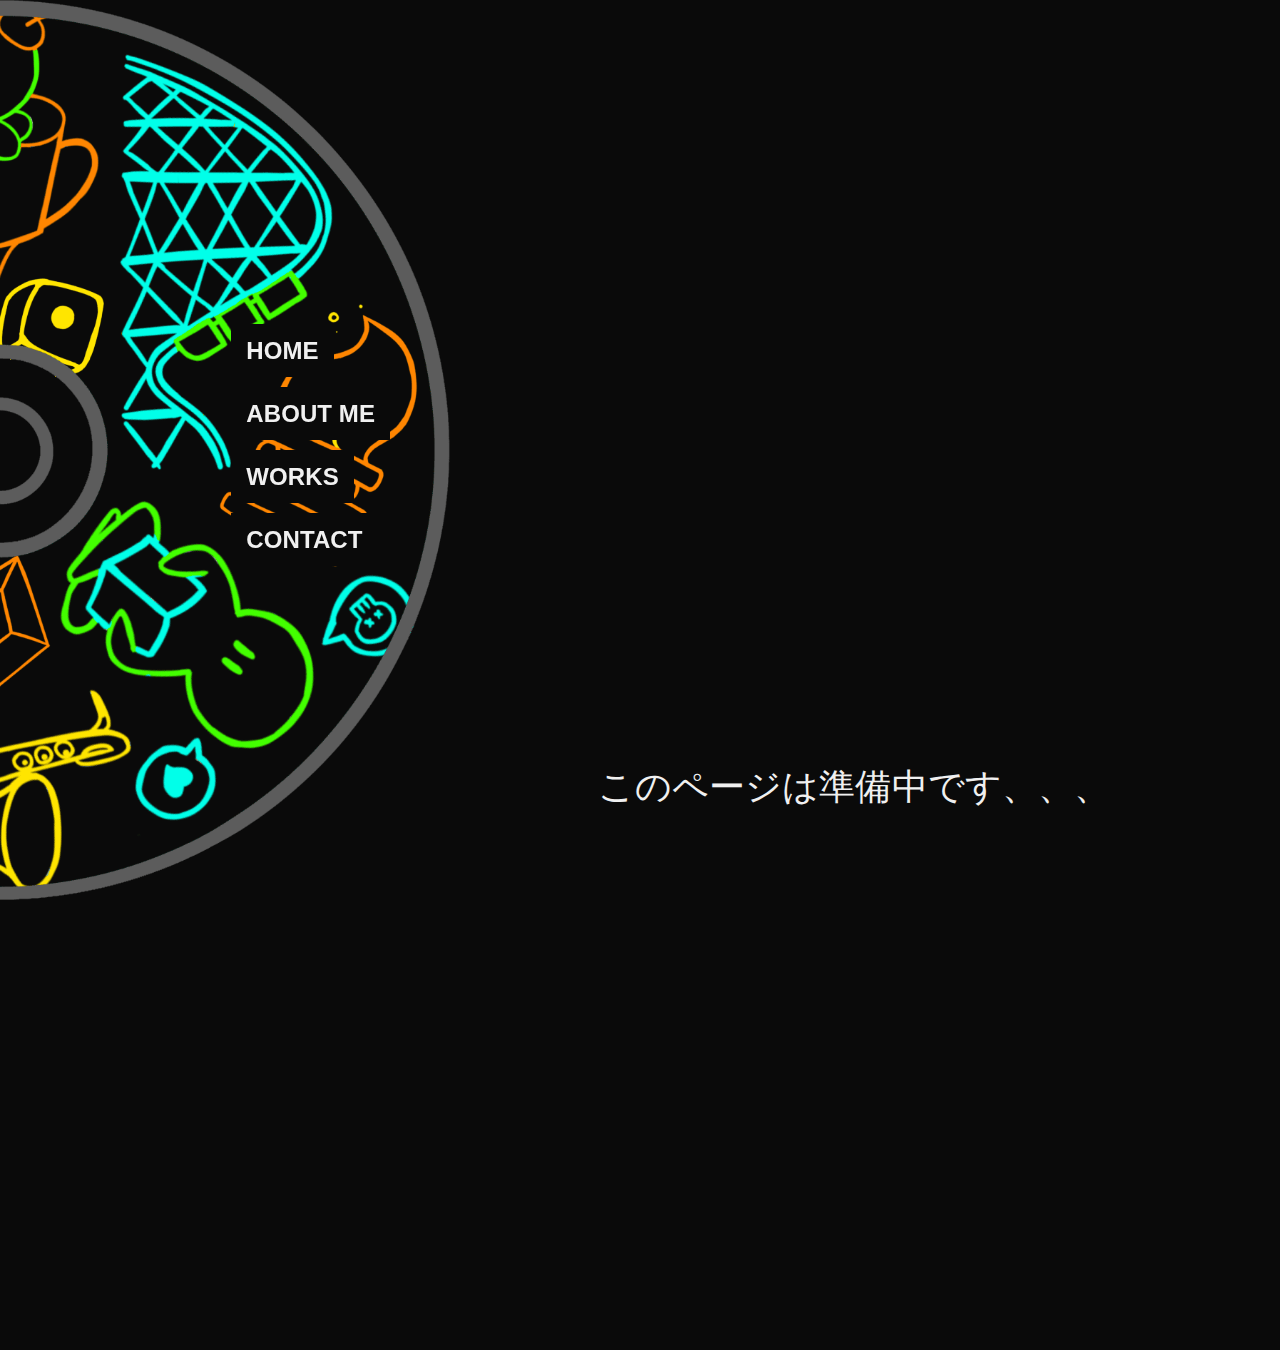
<file: prepar.html>
<!DOCTYPE html>
<html lang="ja">

<head>
    <meta charset="UTF-8">
    <meta name="viewport" content="width=device-width, initial-scale=1.0">
    <title>Portfolio feat.AIRI FUJITA</title>
    <link rel="icon" href="favicon.ico">
    <!-- ファビコン -->
    <link rel="stylesheet" href="./css/style.min.css">
</head>

<body>
    <header class="l-header js-header is-active">
        <div class="l-header__inner">
            <button class="l-header__btn js-btn">
                <img src="./images/output.svg" alt="">
            </button>
            <ul class="l-header__menu">
                <a href="index.html">
                    <li class="l-header__link l-header__link--home
                    ">HOME</li>
                </a>
                <a href="about.html">
                    <li class="l-header__link l-header__link--about">ABOUT ME</li>
                </a>
                <a href="work_list.html">
                    <li class="l-header__link l-header__link--work">WORKS</li>
                </a>
                <a href="index.html#contact">
                    <li class="l-header__link l-header__link--contact">CONTACT</li>
                </a>
            </ul>
            <img src="./images/CD_color.PNG" alt="" class="l-header__bg">
        </div>
    </header>

    <main class="l-main">
        <section class="p-prepar">
            <h1 class="p-prepar__text">
                このページは準備中です、、、
            </h1>
        </section>

    </main>
</body>

</html>
</file>
<file: test.html>
<!DOCTYPE html>
<html lang="ja">

<head>
    <meta charset="UTF-8">
    <title>スライドショー＋進行バー</title>
    <style>
        body {
            font-family: sans-serif;
            text-align: center;
            padding: 20px;
        }

        .slideshow {
            width: 400px;
            height: 300px;
            margin: auto;
            background-size: cover;
            background-position: center;
        }

        .progress-bar {
            display: flex;
            width: 400px;
            height: 10px;
            margin: 10px auto;
            background: #ddd;
        }

        .segment {
            flex: 1;
            margin: 0 2px;
            background: #ccc;
            position: relative;
            overflow: hidden;
        }

        .fill {
            height: 100%;
            background: #4caf50;
            width: 0%;
            transition: width 5s linear;
        }

        button {
            margin-top: 10px;
            padding: 6px 16px;
        }
    </style>
</head>

<body>

    <div id="slideshow" class="slideshow"></div>

    <div class="progress-bar" id="progressBar">
        <div class="segment">
            <div class="fill"></div>
        </div>
        <div class="segment">
            <div class="fill"></div>
        </div>
        <div class="segment">
            <div class="fill"></div>
        </div>
        <div class="segment">
            <div class="fill"></div>
        </div>
    </div>

    <button id="toggleBtn">停止</button>

    <script>
        const images = [
            "https://via.placeholder.com/400x300/ff7f7f/333?text=1",
            "https://via.placeholder.com/400x300/7fbfff/333?text=2",
            "https://via.placeholder.com/400x300/ffff7f/333?text=3",
            "https://via.placeholder.com/400x300/7fff7f/333?text=4"
        ];

        let currentIndex = 0;
        let intervalId;
        let isRunning = true;
        const slideshow = document.getElementById("slideshow");
        const fills = document.querySelectorAll(".fill");
        const button = document.getElementById("toggleBtn");

        function showSlide(index) {
            slideshow.style.backgroundImage = `url(${images[index]})`;
            fills.forEach((fill, i) => {
                fill.style.width = (i < index) ? "100%" : "0%";
                fill.style.transition = "none"; // 一度リセット
            });

            // 現在の部分だけ進行アニメーション
            setTimeout(() => {
                if (isRunning) {
                    fills[index].style.transition = "width 5s linear";
                    fills[index].style.width = "100%";
                }
            }, 50);
        }

        function startSlideshow() {
            showSlide(currentIndex);
            intervalId = setInterval(() => {
                currentIndex = (currentIndex + 1) % images.length;
                showSlide(currentIndex);
            }, 5000);
        }

        button.addEventListener("click", () => {
            if (isRunning) {
                clearInterval(intervalId);
                isRunning = false;
                button.textContent = "再開";
                // transition を止めて width を保つ
                fills.forEach(fill => {
                    const computed = window.getComputedStyle(fill);
                    fill.style.transition = "none";
                    fill.style.width = computed.width;
                });
            } else {
                isRunning = true;
                button.textContent = "停止";
                showSlide(currentIndex); // 再開時にアニメーション再設定
                intervalId = setInterval(() => {
                    currentIndex = (currentIndex + 1) % images.length;
                    showSlide(currentIndex);
                }, 5000);
            }
        });

        startSlideshow();
    </script>
</body>

</html>
</file>
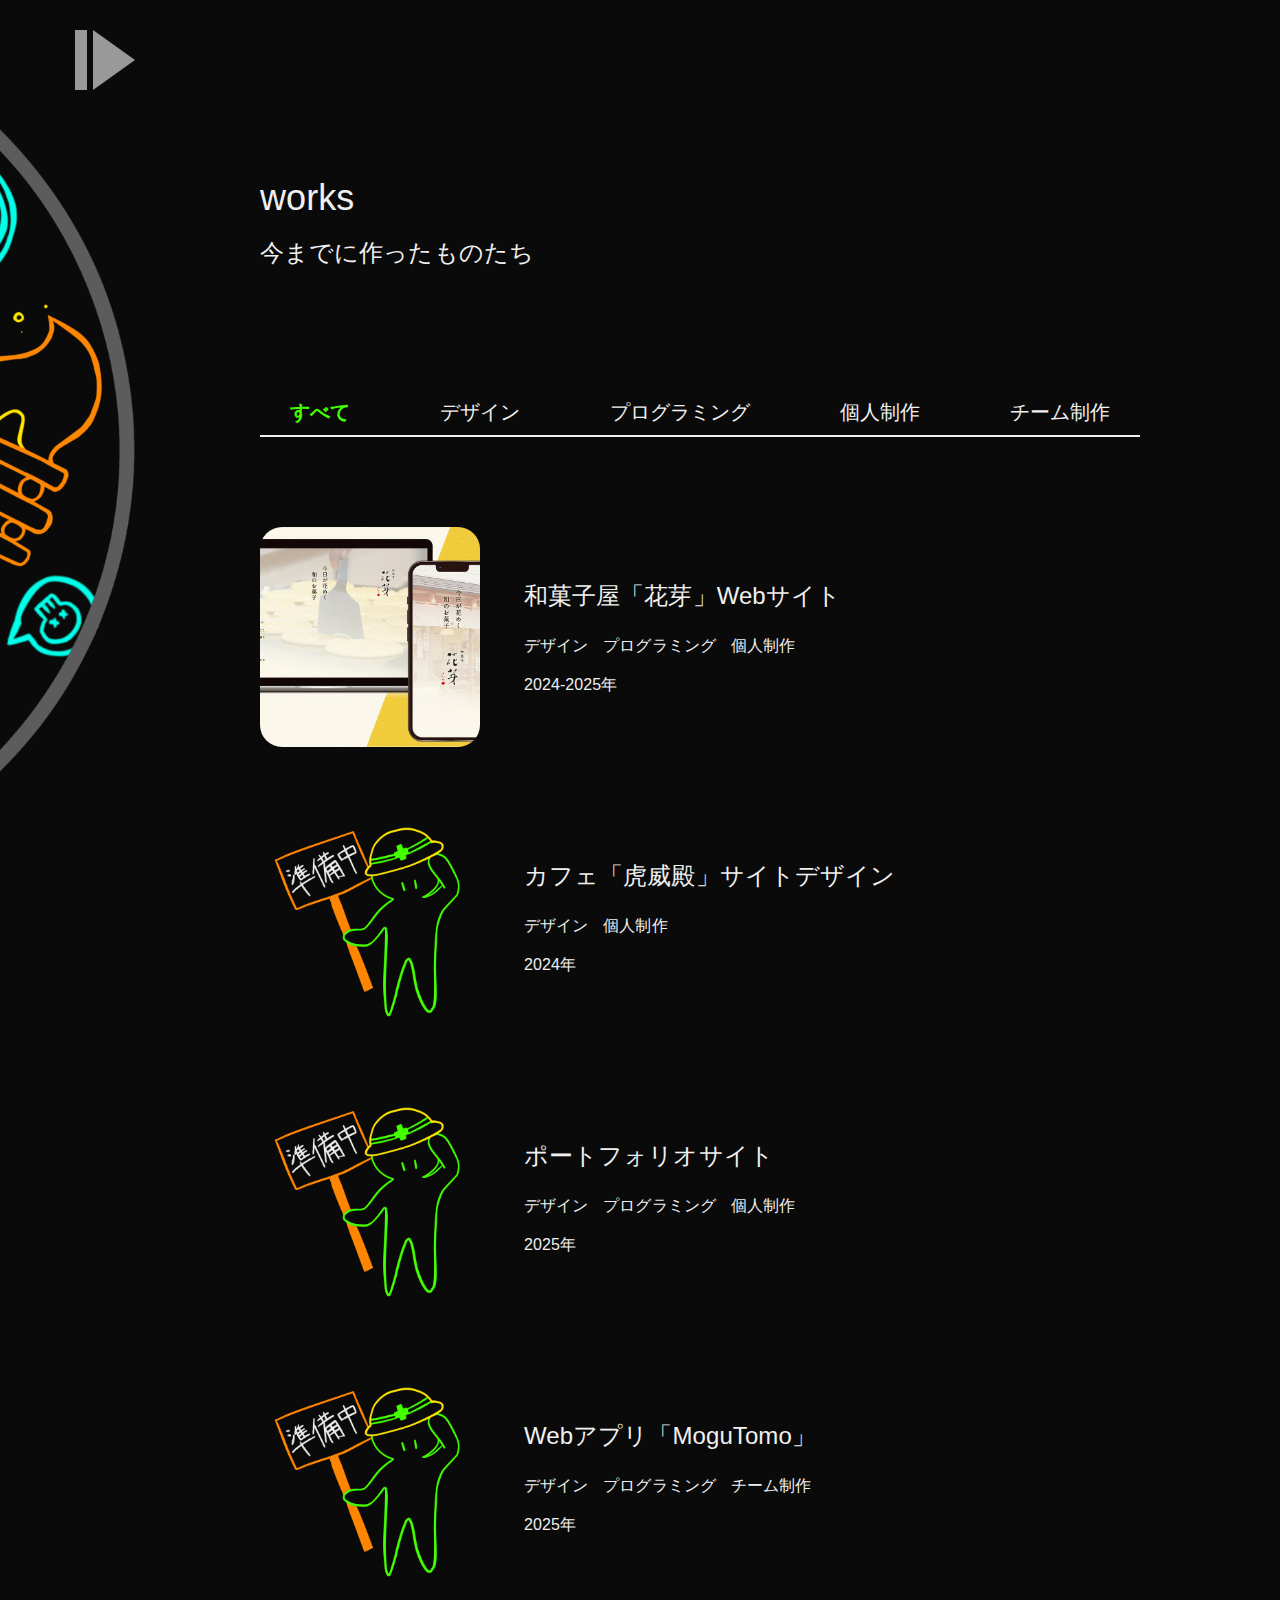
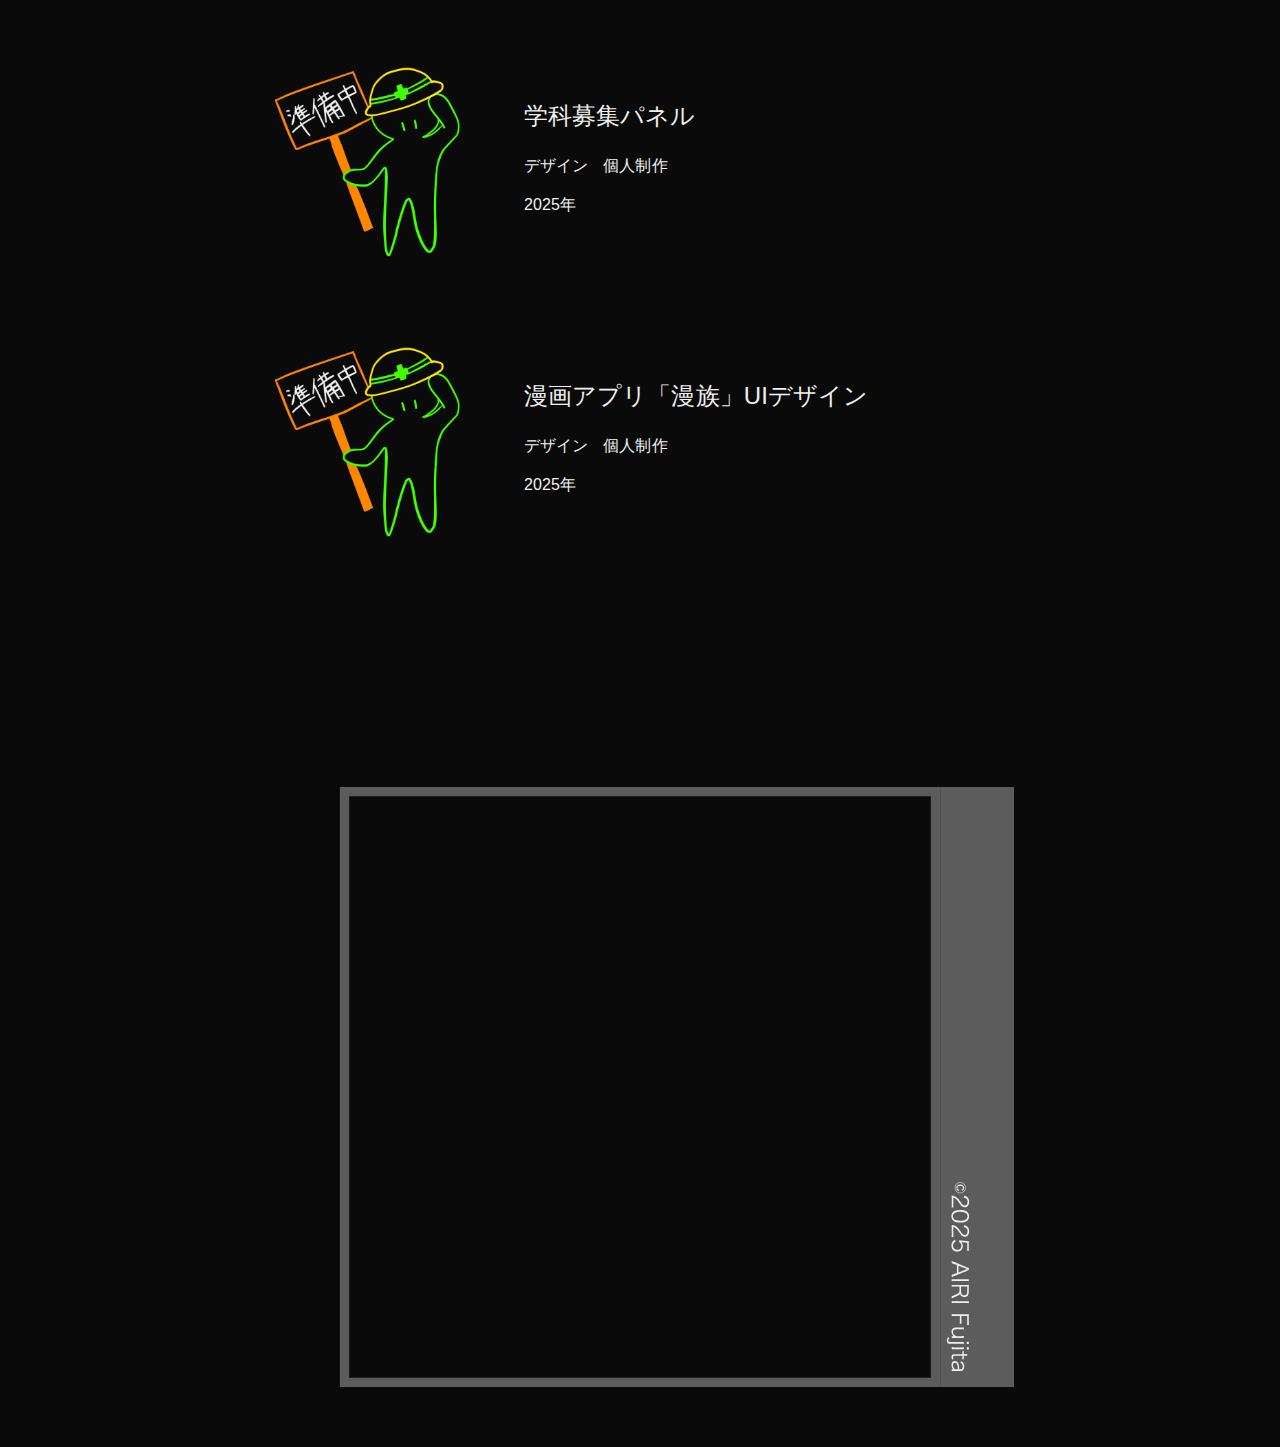
<file: work_list.html>
<!DOCTYPE html>
<html lang="ja">

<head>
    <meta charset="UTF-8">
    <meta name="viewport" content="width=device-width, initial-scale=1.0">
    <title>Portfolio feat.AIRI FUJITA</title>
    <link rel="icon" href="favicon.ico">
    <!-- ファビコン -->
    <link rel="stylesheet" href="./css/style.min.css">
    <script src="./JavaScript/js-header.js" defer></script>
    <script src="./JavaScript/js-sort.js" defer></script>
</head>

<body>
    <header class="l-header js-header">
        <div class="l-header__inner">
            <button class="l-header__btn js-btn is-close">
                <img src="./images/output.svg" alt="">
            </button>
            <ul class="l-header__menu">
                <a href="index.html">
                    <li class="l-header__link l-header__link--home">HOME</li>
                </a>
                <a href="about.html">
                    <li class="l-header__link l-header__link--about">ABOUT ME</li>
                </a>
                <a href="work_list.html">
                    <li class="l-header__link u-c-bla">WORKS</li>
                </a>
                <a href="index.html#contact">
                    <li class="l-header__link l-header__link--contact">CONTACT</li>
                </a>
            </ul>
            <img src="./images/CD_color.PNG" alt="" class="l-header__bg">
        </div>
    </header>

    <main class="l-main">
        <section class="p-list-head">
            <h1 class="p-list-head__title">
                works
            </h1>
            <p class="p-list-head__sub">
                今までに作ったものたち
            </p>
        </section>

        <div class="p-list-sort">
            <div class="p-list-sort__inner">
                <p class="p-list-sort__tag js-sort is-active">すべて</p>
                <p class="p-list-sort__tag js-sort">デザイン</p>
                <p class="p-list-sort__tag js-sort">プログラミング</p>
                <p class="p-list-sort__tag js-sort">個人制作</p>
                <p class="p-list-sort__tag js-sort">チーム制作</p>
            </div>
        </div>

        <section class="p-list-content">
            <a href="./haname.html">
                <article class="p-list-content__item js-item">
                    <img src="./images/images-001.jpg" alt="" class="p-list-content__img">
                    <div class="p-list-content__text">
                        <h2 class="p-list-content__title">
                            和菓子屋「花芽」Webサイト
                        </h2>
                        <div class="p-list-content__tags">
                            <p class="p-list-content__tag js-tag">デザイン</p>
                            <p class="p-list-content__tag js-tag">プログラミング</p>
                            <p class="p-list-content__tag js-tag">個人制作</p>
                        </div>
                        <p class="p-list-content__year">2024-2025年</p>
                    </div>
                </article>
            </a>

            <a href="./prepar.html">
                <article class="p-list-content__item js-item">
                    <img src="./images/prepar.PNG" alt="" class="p-list-content__img">
                    <div class="p-list-content__text">
                        <h2 class="p-list-content__title">
                            カフェ「虎威殿」サイトデザイン
                        </h2>
                        <div class="p-list-content__tags">
                            <p class="p-list-content__tag js-tag">デザイン</p>
                            <p class="p-list-content__tag js-tag">個人制作</p>
                        </div>
                        <p class="p-list-content__year">2024年</p>
                    </div>
                </article>
            </a>
            <a href="./prepar.html">
                <article class="p-list-content__item js-item">
                    <img src="./images/prepar.PNG" alt="" class="p-list-content__img">
                    <div class="p-list-content__text">
                        <h2 class="p-list-content__title">
                            ポートフォリオサイト
                        </h2>
                        <div class="p-list-content__tags">
                            <p class="p-list-content__tag js-tag">デザイン</p>
                            <p class="p-list-content__tag js-tag">プログラミング</p>
                            <p class="p-list-content__tag js-tag">個人制作</p>
                        </div>
                        <p class="p-list-content__year">2025年</p>
                    </div>
                </article>
            </a>
            <a href="./prepar.html">
                <article class="p-list-content__item js-item">
                    <img src="./images/prepar.PNG" alt="" class="p-list-content__img">
                    <div class="p-list-content__text">
                        <h2 class="p-list-content__title">
                            Webアプリ「MoguTomo」
                        </h2>
                        <div class="p-list-content__tags">
                            <p class="p-list-content__tag js-tag">デザイン</p>
                            <p class="p-list-content__tag js-tag">プログラミング</p>
                            <p class="p-list-content__tag js-tag">チーム制作</p>
                        </div>
                        <p class="p-list-content__year">2025年</p>
                    </div>
                </article>
            </a>

            <a href="./prepar.html">
                <article class="p-list-content__item js-item">
                    <img src="./images/prepar.PNG" alt="" class="p-list-content__img">
                    <div class="p-list-content__text">
                        <h2 class="p-list-content__title">
                            学科募集パネル
                        </h2>
                        <div class="p-list-content__tags">
                            <p class="p-list-content__tag js-tag">デザイン</p>
                            <p class="p-list-content__tag js-tag">個人制作</p>
                        </div>
                        <p class="p-list-content__year">2025年</p>
                    </div>
                </article>
            </a>
            <a href="./prepar.html">
                <article class="p-list-content__item js-item">
                    <img src="./images/prepar.PNG" alt="" class="p-list-content__img">
                    <div class="p-list-content__text">
                        <h2 class="p-list-content__title">
                            漫画アプリ「漫族」UIデザイン
                        </h2>
                        <div class="p-list-content__tags">
                            <p class="p-list-content__tag js-tag">デザイン</p>
                            <p class="p-list-content__tag js-tag">個人制作</p>
                        </div>
                        <p class="p-list-content__year">2025年</p>
                    </div>
                </article>
            </a>

        </section>
    </main>

    <footer class="l-footer">
        <img src="./images/CDcase.svg" alt="" class="l-footer__bg">
    </footer>

</body>

</html>
</file>
<file: css/style.min.css>
:where(:not(html,iframe,canvas,img,svg,video,audio):not(svg *,symbol *)){all:unset;display:revert}*,::after,::before{box-sizing:border-box}html{-moz-text-size-adjust:none;-webkit-text-size-adjust:none;text-size-adjust:none}a,button{cursor:revert}menu,ol,summary,ul{list-style:none}ol{counter-reset:revert}img{max-inline-size:100%;max-block-size:100%}table{border-collapse:collapse}input,textarea{-webkit-user-select:auto}textarea{white-space:revert}meter{-webkit-appearance:revert;-moz-appearance:revert;appearance:revert}:where(pre){all:revert;box-sizing:border-box}::-moz-placeholder{color:unset}::placeholder{color:unset}:where([hidden]){display:none}:where([contenteditable]:not([contenteditable=false])){-moz-user-modify:read-write;-webkit-user-modify:read-write;overflow-wrap:break-word;-webkit-line-break:after-white-space;-webkit-user-select:auto}:where([draggable=true]){-webkit-user-drag:element}:where(dialog:modal){all:revert;box-sizing:border-box}::-webkit-details-marker{display:none}body{background-color:#0a0a0a;color:#f0f0f0;font-size:1rem;text-align:justify;font-family:"ヒラギノ角ゴ ProN","Hiragino Kaku Gothic ProN","メイリオ","Meiryo",sans-serif;line-height:1.8;letter-spacing:.005em;min-width:290px}::-moz-selection{background-color:rgba(255,134,1,.3)}::selection{background-color:rgba(255,134,1,.3)}.l-header{max-width:900px;width:80%;min-width:400px;aspect-ratio:1/1;position:fixed;z-index:999;top:0;left:0;transform:translateX(-85%);transition:.5s}@media(800px>=width){.l-header{transform:translateX(-50%) translateY(-85%);left:50vw;margin-top:30px}}.l-header.is-active{transform:translateX(-50%)}.l-header.is-active .l-header__menu{display:block}.l-header.is-appear{transform:translateX(-50%)}.l-header.is-appear .l-header__menu{display:block}.l-header.is-top{max-width:900px;width:80%;min-width:400px;top:60px;left:50vw;transform:translateX(-50%)}.l-header.is-top .l-header__bg{-webkit-animation-play-state:running;animation-play-state:running}.l-header.is-bottom{max-width:600px;width:60%;min-width:230px;top:auto;bottom:60px;left:50vw;transform:translateX(-50%)}.l-header.is-bottom .l-header__bg{-webkit-animation-play-state:paused;animation-play-state:paused}.l-header.is-bottom .l-header__menu{display:block}.l-header__btn{position:absolute;top:30px;right:0;width:60px;height:60px;z-index:999;display:none;transition:.2s}@media(800px>=width){.l-header__btn{top:auto;bottom:10px;right:50%;transform:translateX(-50%);background-color:#0a0a0a;padding:10px}}.l-header__btn.is-open{transform:rotate(-90deg);display:block}@media(800px>=width){.l-header__btn.is-open{transform:rotate(0deg) translateX(50%)}}.l-header__btn.is-open:hover{cursor:pointer;transform:rotate(-90deg) scale(1.1)}@media(800px>=width){.l-header__btn.is-open:hover{transform:rotate(0deg) translateX(50%)}}.l-header__btn.is-close{transform:rotate(90deg);display:block}@media(800px>=width){.l-header__btn.is-close{transform:rotate(180deg) translateX(-50%)}}.l-header__btn.is-close:hover{cursor:pointer;transform:rotate(90deg) scale(1.1)}@media(800px>=width){.l-header__btn.is-close:hover{transform:rotate(180deg) translateX(-50%)}}.l-header__inner{position:relative;width:100%;height:100%;padding-right:60px;display:flex;flex-direction:column}.l-header__bg{position:absolute;top:0;left:0;width:100%;height:100%;-webkit-animation:"rotate" 90s linear infinite;animation:"rotate" 90s linear infinite;transition:.3s;filter:grayscale(1)}.l-header__bg:hover{filter:grayscale(0)}.l-header__menu{position:relative;z-index:99;margin-top:auto;margin-bottom:auto;margin-left:auto;display:none}.l-header__link{text-align:right;background-color:#0a0a0a;padding:5px 15px;margin-bottom:10px;width:-webkit-fit-content;width:-moz-fit-content;width:fit-content;font-size:1.5rem;font-weight:bold;transition:.2s}@media(800px>=width){.l-header__link{font-size:1.125rem;padding:3px 10px;margin-bottom:5px}}.l-header__link--home:hover{color:#ff8601}.l-header__link--about:hover{color:#ffe500}.l-header__link--work:hover{color:#43ff00}.l-header__link--contact:hover{color:#01ffe9}.l-header__link.u-c-bla{background-color:#f0f0f0}.l-header a{display:block;width:-webkit-fit-content;width:-moz-fit-content;width:fit-content}@-webkit-keyframes rotate{0%{transform:rotate(0deg)}100%{transform:rotate(360deg)}}@keyframes rotate{0%{transform:rotate(0deg)}100%{transform:rotate(360deg)}}.l-footer__bg{margin:0 auto 60px;display:block;max-height:600px;width:auto;height:60vw;min-height:230px}.c-title{padding-top:1em;padding-bottom:.5em;padding-left:2.5em;background:url(.././images/f-gosenfu.svg) no-repeat bottom left/cover;font-size:2rem;line-height:1;transition:.2s}.p-top-firstview{width:90%;max-width:1000px;margin-left:auto;margin-right:auto;padding-left:120px;height:100vh;display:flex;flex-direction:column;padding-bottom:60px;margin-bottom:450px}@media(800px>=width){.p-top-firstview{padding-left:0}}.p-top-firstview__logo{position:relative;z-index:9999;margin-top:auto;margin-left:auto;padding:20px 30px;width:80%;min-width:500px}@media(800px>=width){.p-top-firstview__logo{width:100%;max-width:500px;min-width:auto;z-index:99}}.p-prepar{width:90%;max-width:1000px;margin-left:auto;margin-right:auto;padding-left:120px;height:100vh;display:flex;flex-direction:column;padding-bottom:60px;margin-bottom:450px}@media(800px>=width){.p-prepar{padding-left:0}}.p-prepar__text{position:relative;z-index:9999;margin-top:auto;margin-left:auto;padding:20px 30px;text-align:right;font-size:2.25rem}@media(800px>=width){.p-prepar__text{width:100%;max-width:500px;min-width:auto;z-index:99}}.p-player__img{width:100%;aspect-ratio:1/1;-o-object-fit:cover;object-fit:cover;border-radius:40px}.p-player__text{margin:60px auto 0;width:90%}.p-player__title{font-size:1.5rem;margin-bottom:10px}.p-player__bar{margin:60px auto;display:flex;justify-content:space-between}.p-player__sec{display:block;width:20%;height:5px;background-color:#999}.p-player__sec.is-active{background-color:#f0f0f0}.p-player__operation{display:flex;justify-content:space-between}.p-player__button:hover{cursor:pointer}.p-top-about{width:90%;max-width:1000px;margin-left:auto;margin-right:auto;padding-left:120px;display:flex;flex-wrap:wrap;justify-content:space-between;align-items:center;margin-bottom:240px}@media(800px>=width){.p-top-about{padding-left:0}}@media(800px>=width){.p-top-about{flex-direction:column-reverse;margin-bottom:120px}}.p-top-about:hover .p-top-about__title{color:#ffe500}.p-top-about__favorite{width:40%}@media(800px>=width){.p-top-about__favorite{width:100%;padding:0 30px}}.p-top-about__intro{width:50%}@media(800px>=width){.p-top-about__intro{width:100%;margin-bottom:120px}}.p-top-about__title{margin-bottom:60px;padding-top:1.5em;padding-bottom:0;font-size:2.25rem}.p-top-about__text{margin-bottom:60px}.p-top-about__text p{margin-bottom:30px;transition:.2s}.p-top-about__text p:hover{color:#ffe500}.p-top-about__link{display:block;width:-webkit-fit-content;width:-moz-fit-content;width:fit-content;margin-left:auto;font-size:1.25rem;border-bottom:#f0f0f0 1px solid;transition:.2s}.p-top-about__link:hover{color:#ffe500;border-bottom:#ffe500 1px solid}.p-top-works{width:90%;max-width:1000px;margin-left:auto;margin-right:auto;padding-left:120px;margin-bottom:240px}@media(800px>=width){.p-top-works{padding-left:0}}.p-top-works:hover .p-top-works__title{color:#43ff00}.p-top-works__title{font-size:2.25rem;margin-bottom:60px}.p-top-works__list{display:flex;flex-wrap:wrap;justify-content:space-between;align-items:stretch;margin-bottom:30px}@media(800px>=width){.p-top-works__list{display:block;padding:0 30px;margin-bottom:60px}}.p-top-works__list a{width:32%}@media(800px>=width){.p-top-works__list a{width:100%}.p-top-works__list a:nth-last-child(-n+2){display:none}}.p-top-works__item{width:100%;aspect-ratio:1/1;-o-object-fit:cover;object-fit:cover;margin-bottom:30px;position:relative;overflow:hidden;border-radius:10%;background-color:#0a0a0a}.p-top-works__item:hover{cursor:pointer}.p-top-works__item:hover .p-top-works__img{transform:scale(1.05)}.p-top-works__item:hover .p-top-works__text{color:#43ff00}.p-top-works__img{width:100%;height:100%;-o-object-fit:cover;object-fit:cover;transition:.2s}.p-top-works__text{width:100%;position:absolute;bottom:0;left:0;right:0;padding:10px 20px;background-color:#5c5c5c;text-align:right;transition:.2s}.p-top-works__link{display:block;width:-webkit-fit-content;width:-moz-fit-content;width:fit-content;margin-left:auto;font-size:1.25rem;border-bottom:#f0f0f0 1px solid;transition:.2s}.p-top-works__link:hover{color:#43ff00;border-bottom:#43ff00 1px solid}.p-top-contact{width:90%;max-width:1000px;margin-left:auto;margin-right:auto;padding-left:120px;margin-bottom:240px}@media(800px>=width){.p-top-contact{padding-left:0}}.p-top-contact:hover .p-top-contact__title{color:#01ffe9}.p-top-contact__title{padding-top:.5em;padding-bottom:1em;font-size:2.25rem;margin-bottom:60px}.p-top-contact__text{margin-bottom:60px;transition:.2s}.p-top-contact__text:hover{color:#01ffe9}.p-top-contact__address{display:flex;flex-wrap:wrap;justify-content:space-between;align-items:stretch}@media(800px>=width){.p-top-contact__address{display:block;padding:0 30px}}.p-top-contact__email{display:flex;flex-direction:column;margin-right:60px;margin-bottom:30px;font-size:1.25rem}@media(800px>=width){.p-top-contact__email{margin-bottom:60px}}.p-top-contact__email h3{margin-bottom:30px}.p-top-contact__email h3:hover{color:#01ffe9}.p-top-contact__email a{display:block;width:-webkit-fit-content;width:-moz-fit-content;width:fit-content;margin-top:auto;padding:10px 15px;border:#999 3px solid;transition:.2s}.p-top-contact__email a:hover{border:#01ffe9 3px solid}.p-work-head{width:90%;max-width:1000px;margin-left:auto;margin-right:auto;padding-left:120px;margin-top:180px;margin-bottom:60px}@media(800px>=width){.p-work-head{padding-left:0}}.p-work-head__title{width:-webkit-fit-content;width:-moz-fit-content;width:fit-content;font-size:2.25rem;line-height:1;margin-bottom:15px;position:relative}@media(800px>=width){.p-work-head__title{line-height:1.5}}.p-work-head__title::before{content:"";background:#43ff00;width:100%;height:3px;position:absolute;left:0;bottom:-10px;transform-origin:right top;transform:scale(0, 1);transition:transform .3s}.p-work-head__title:hover::before{transform-origin:left top;transform:scale(1, 1)}.p-work-head__tag{margin-bottom:60px}.p-work-head__img{display:block;width:100%;margin-bottom:60px}.p-work-head__about p{margin-bottom:15px}.p-work-base{width:90%;max-width:1000px;margin-left:auto;margin-right:auto;padding-left:120px;margin-bottom:120px}@media(800px>=width){.p-work-base{padding-left:0}}.p-work-base:hover .p-work-base__title{color:#43ff00}.p-work-base__content{padding:0 30px}.p-work-base__title{font-size:1.25rem;font-weight:bold;line-height:1;margin-bottom:12px;transition:.2s}.p-work-base__text{margin-bottom:24px}.p-work-base a{-webkit-text-decoration:underline solid 1px;text-decoration:underline solid 1px;word-break:break-all}.p-work-base a:hover{color:#43ff00}.p-work-content{width:90%;max-width:1000px;margin-left:auto;margin-right:auto;padding-left:120px;margin-bottom:240px}@media(800px>=width){.p-work-content{padding-left:0}}.p-work-content__h2{margin-top:120px;margin-bottom:30px}.p-work-content__h2:hover{color:#43ff00}.p-work-content__h3{margin-top:60px;margin-bottom:30px;border-bottom:#999 2px solid;font-size:1.5rem;transition:.2s}.p-work-content__h3:hover{border-bottom:#43ff00 2px solid}.p-work-content__text{padding:0 30px;margin-bottom:15px;transition:.2s}.p-work-content__text:hover{color:#43ff00}.p-work-content__img{display:flex;flex-wrap:wrap;justify-content:space-between;align-items:stretch;margin-bottom:15px;padding:0 30px}@media(800px>=width){.p-work-content__img{display:block}}.p-work-content__img img{width:48%;margin-bottom:15px}@media(800px>=width){.p-work-content__img img{width:100%}}.p-list-head{width:90%;max-width:1000px;margin-left:auto;margin-right:auto;padding-left:120px;margin-top:180px;margin-bottom:120px}@media(800px>=width){.p-list-head{padding-left:0}}.p-list-head__title{width:-webkit-fit-content;width:-moz-fit-content;width:fit-content;font-size:2.25rem;line-height:1;margin-bottom:15px;position:relative}.p-list-head__title::before{content:"";background:#43ff00;width:100%;height:3px;position:absolute;left:0;bottom:-10px;transform-origin:right top;transform:scale(0, 1);transition:transform .3s}.p-list-head__title:hover::before{transform-origin:left top;transform:scale(1, 1)}.p-list-head__sub{font-size:1.5rem}.p-list-sort{width:90%;max-width:1000px;margin-left:auto;margin-right:auto;padding-left:120px;margin-bottom:90px}@media(800px>=width){.p-list-sort{padding-left:0}}.p-list-sort::after{content:"";display:block;width:100%;height:2px;background-color:#f0f0f0}.p-list-sort__inner{display:flex;flex-wrap:wrap;justify-content:space-between;align-items:stretch;margin-right:-30px;padding:0 30px 5px;font-size:1.25rem}@media(800px>=width){.p-list-sort__inner{display:block}}.p-list-sort__tag{margin-right:30px}.p-list-sort__tag:hover{cursor:pointer;color:#43ff00}.p-list-sort .is-active{color:#43ff00;font-weight:bold}.p-list-content{width:90%;max-width:1000px;margin-left:auto;margin-right:auto;padding-left:120px;margin-bottom:240px}@media(800px>=width){.p-list-content{padding-left:0}}.p-list-content__item{display:flex;flex-wrap:wrap;justify-content:space-between;align-items:center;margin-bottom:60px}@media(800px>=width){.p-list-content__item{display:block;text-align:center}}.p-list-content__item:hover .p-list-content__title{color:#43ff00}.p-list-content__item.is-none{display:none}.p-list-content__img{width:25%;aspect-ratio:1/1;-o-object-fit:cover;object-fit:cover;border-radius:10%}@media(800px>=width){.p-list-content__img{margin-bottom:30px;width:40%;min-width:200px}}.p-list-content__text{width:70%}@media(800px>=width){.p-list-content__text{width:100%}}.p-list-content__title{margin-bottom:15px;font-size:1.5rem;transition:.2s}.p-list-content__tags{display:flex;flex-wrap:wrap;justify-content:left;align-items:center;margin-bottom:10px}@media(800px>=width){.p-list-content__tags{justify-content:center}}.p-list-content__tag{margin-right:15px}.p-about-head{width:90%;max-width:1000px;margin-left:auto;margin-right:auto;padding-left:120px;margin-top:180px;margin-bottom:60px}@media(800px>=width){.p-about-head{padding-left:0}}.p-about-head__title{width:-webkit-fit-content;width:-moz-fit-content;width:fit-content;font-size:2.25rem;line-height:1;margin-bottom:15px;position:relative}@media(800px>=width){.p-about-head__title{line-height:1.5}}.p-about-head__title::before{content:"";background:#ffe500;width:100%;height:3px;position:absolute;left:0;bottom:-10px;transform-origin:right top;transform:scale(0, 1);transition:transform .3s}.p-about-head__title:hover::before{transform-origin:left top;transform:scale(1, 1)}.p-about-head__tag{margin-bottom:60px}.p-about-head__img{display:block;width:100%;margin-bottom:60px}.p-about-head__about p{margin-bottom:15px}.p-about-base{width:90%;max-width:1000px;margin-left:auto;margin-right:auto;padding-left:120px;display:flex;flex-wrap:wrap;justify-content:space-between;align-items:center;margin-bottom:240px}@media(800px>=width){.p-about-base{padding-left:0}}@media(800px>=width){.p-about-base{flex-direction:column-reverse;margin-bottom:120px}}.p-about-base__favorite{width:40%}@media(800px>=width){.p-about-base__favorite{width:100%;padding:0 30px;margin-bottom:120px}}.p-about-base__content{width:50%}@media(800px>=width){.p-about-base__content{width:80%;margin-bottom:120px}}.p-about-base__title{margin-bottom:60px;padding:0 30px;text-align:center}.p-about-base__text{margin-bottom:15px;font-size:1.125rem;transition:.2s}.p-about-base__text:hover{color:#ffe500}.p-about-base__sns{display:flex;flex-wrap:wrap;justify-content:left;align-items:center;margin-top:60px;padding:0 30px}.p-about-base__sns a{display:block;width:30px;margin-right:30px;transition:.2s}.p-about-base__sns a:hover{transform:scale(1.2)}.p-about-skill{width:90%;max-width:1000px;margin-left:auto;margin-right:auto;padding-left:120px;margin-bottom:180px}@media(800px>=width){.p-about-skill{padding-left:0}}.p-about-skill__title{margin-bottom:60px;padding-top:1.5em;padding-bottom:0}.p-about-skill__title:hover{color:#ffe500}.p-about-skill__block{display:flex;flex-wrap:wrap;justify-content:space-between;align-items:center;margin-bottom:60px}@media(800px>=width){.p-about-skill__block{display:block}}.p-about-skill__block:hover .p-about-skill__name{color:#ffe500}.p-about-skill__block:hover .p-about-skill__img{filter:grayscale(0)}.p-about-skill__img{width:30%;filter:grayscale(1);transition:.2s}@media(800px>=width){.p-about-skill__img{display:block;width:80%;margin:0 auto 30px}}.p-about-skill__content{width:65%}@media(800px>=width){.p-about-skill__content{width:80%;margin-left:auto;margin-right:auto}}.p-about-skill__name{font-size:1.5rem;margin-bottom:15px;transition:.2s}.p-about-skill__text{margin-bottom:10px;text-align:left;transition:.2s}.p-about-skill__text:hover{color:#ffe500}.p-about-history{width:90%;max-width:1000px;margin-left:auto;margin-right:auto;padding-left:120px;margin-bottom:180px}@media(800px>=width){.p-about-history{padding-left:0}}.p-about-history__title{margin-bottom:60px;padding-top:1.5em;padding-bottom:0}.p-about-history__title:hover{color:#ffe500}.p-about-history__block{margin-bottom:45px}.p-about-history__block:hover .p-about-history__time{color:#ffe500}.p-about-history__time{margin-bottom:10px;font-size:1.5rem;transition:.2s}.p-about-history__text{margin-bottom:15px;transition:.2s}.p-about-history__text:hover{color:#ffe500}.p-about-message{width:90%;max-width:1000px;margin-left:auto;margin-right:auto;padding-left:120px;margin-bottom:180px}@media(800px>=width){.p-about-message{padding-left:0}}.p-about-message__title{margin-bottom:60px;padding-top:1.5em;padding-bottom:0}.p-about-message__title:hover{color:#ffe500}.p-about-message__text{margin-bottom:15px;transition:.2s}.p-about-message__text:hover{color:#ffe500}.u-c-bla{color:#0a0a0a}.u-f-b{font-weight:bold}
/*# sourceMappingURL=style.min.css.map */
</file>
